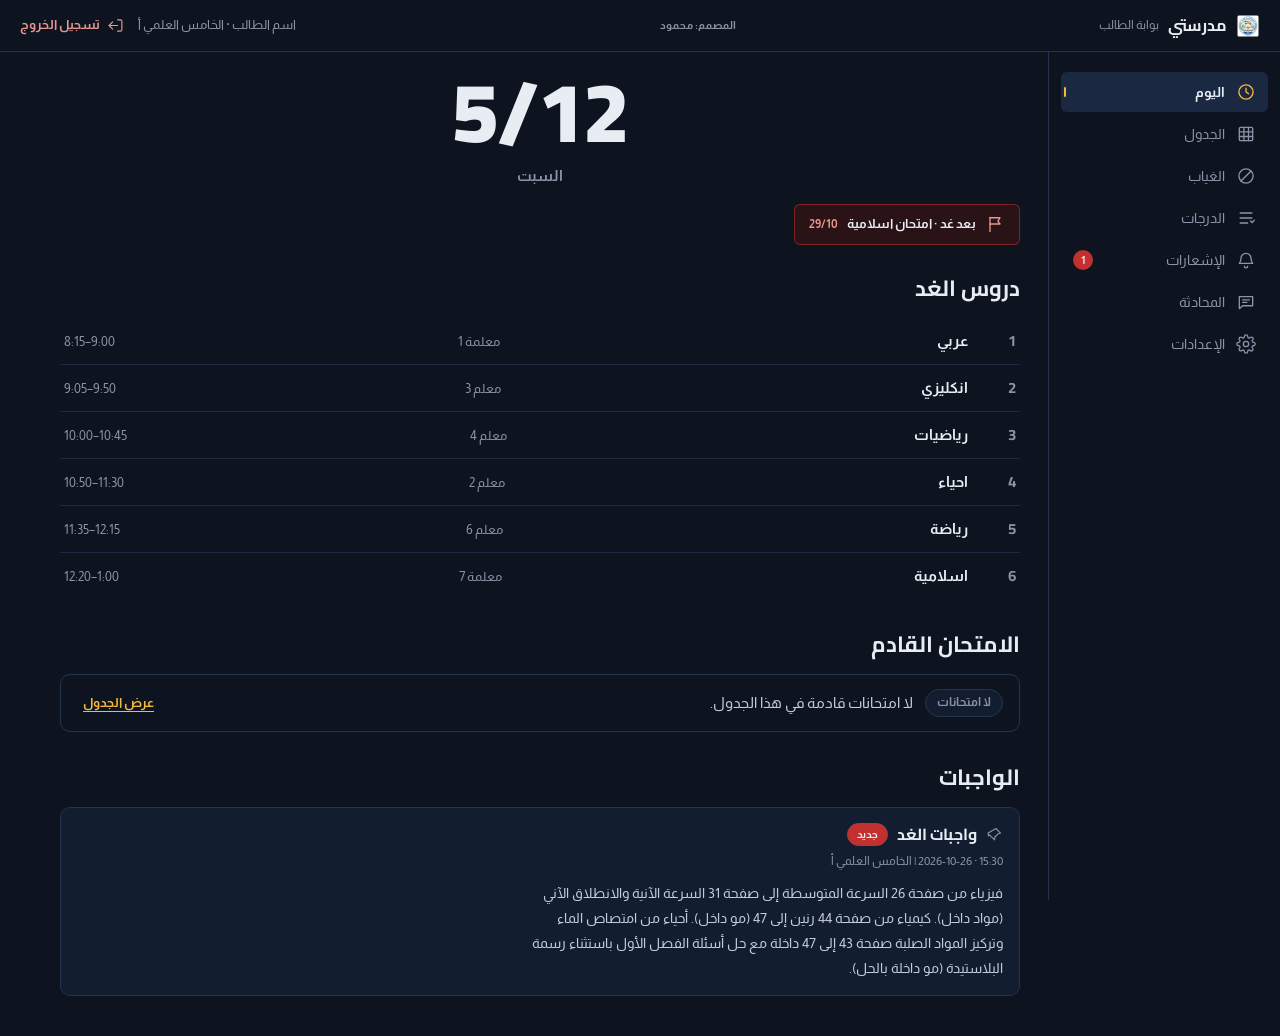
<file: index.html>
<!DOCTYPE html>
<html lang="ar" dir="rtl">
<head>
    <meta charset="UTF-8">
    <meta name="viewport" content="width=device-width, initial-scale=1.0, viewport-fit=cover">
    <meta name="theme-color" content="#0D1420">
    <title>بوابة الطالب — مدرستي</title>

    <!-- PWA -->
    <meta name="mobile-web-app-capable" content="yes">
    <meta name="apple-mobile-web-app-capable" content="yes">
    <meta name="apple-mobile-web-app-status-bar-style" content="black-translucent">
    <meta name="apple-mobile-web-app-title" content="مدرستي">
    <link rel="icon" type="image/png" sizes="32x32" href="./images/icon-32.png">
    <link rel="apple-touch-icon" href="./images/icon-192.png">
    <link rel="manifest" href="./manifest.webmanifest">

    <!-- Type: Cairo (display) + Almarai (UI) -->
    <link rel="preconnect" href="https://fonts.googleapis.com">
    <link rel="preconnect" href="https://fonts.gstatic.com" crossorigin>
    <link href="https://fonts.googleapis.com/css2?family=Almarai:wght@400;700&family=Cairo:wght@700;900&display=swap" rel="stylesheet">

    <link rel="stylesheet" href="./css/app.css">
</head>
<body>

    <!-- Icon system: one stroke weight, 24 grid -->
    <svg xmlns="http://www.w3.org/2000/svg" style="display:none" aria-hidden="true">
        <symbol id="i-clock" viewBox="0 0 24 24"><circle cx="12" cy="12" r="8.5"/><path d="M12 7.5V12l3 2"/></symbol>
        <symbol id="i-grid" viewBox="0 0 24 24"><rect x="4" y="4" width="16" height="16" rx="1.5"/><path d="M4 9.5h16M4 15h16M9.5 4v16M15 4v16"/></symbol>
        <symbol id="i-absence" viewBox="0 0 24 24"><circle cx="12" cy="12" r="8.5"/><path d="M6 18 18 6"/></symbol>
        <symbol id="i-grades" viewBox="0 0 24 24"><path d="M5 6h14M5 12h14M5 18h9"/><path d="m17.5 15.5 2 2 2.5-3"/></symbol>
        <symbol id="i-bell" viewBox="0 0 24 24"><path d="M6 10a6 6 0 0 1 12 0c0 4 1.5 5.5 2 6H4c.5-.5 2-2 2-6Z"/><path d="M10 19.5a2 2 0 0 0 4 0"/></symbol>
        <symbol id="i-chat" viewBox="0 0 24 24"><path d="M4 5.5h16v11H8l-4 3.5v-14.5Z"/><path d="M8 9.5h8M8 12.5h5"/></symbol>
        <symbol id="i-gear" viewBox="0 0 24 24"><circle cx="12" cy="12" r="3.2"/><path d="M19.4 15a1.7 1.7 0 0 0 .34 1.87l.06.06a2 2 0 1 1-2.83 2.83l-.06-.06a1.7 1.7 0 0 0-1.87-.34 1.7 1.7 0 0 0-1 1.55V21a2 2 0 1 1-4 0v-.09a1.7 1.7 0 0 0-1-1.55 1.7 1.7 0 0 0-1.87.34l-.06.06a2 2 0 1 1-2.83-2.83l.06-.06a1.7 1.7 0 0 0 .34-1.87 1.7 1.7 0 0 0-1.55-1H3a2 2 0 1 1 0-4h.09a1.7 1.7 0 0 0 1.55-1 1.7 1.7 0 0 0-.34-1.87l-.06-.06a2 2 0 1 1 2.83-2.83l.06.06a1.7 1.7 0 0 0 1.87.34h.09a1.7 1.7 0 0 0 1-1.55V3a2 2 0 1 1 4 0v.09a1.7 1.7 0 0 0 1 1.55h.09a1.7 1.7 0 0 0 1.87-.34l.06-.06a2 2 0 1 1 2.83 2.83l-.06.06a1.7 1.7 0 0 0-.34 1.87v.09a1.7 1.7 0 0 0 1.55 1H21a2 2 0 1 1 0 4h-.09a1.7 1.7 0 0 0-1.51 1Z"/></symbol>
        <symbol id="i-pin" viewBox="0 0 24 24"><path d="M14 3.5 20.5 10 17 11l-4.5 4.5L12 19.5 9.5 17 5 12.5 3.5 14 3 10Z"/></symbol>
        <symbol id="i-flag" viewBox="0 0 24 24"><path d="M6 21V4"/><path d="M6 4.5h12l-2.5 4L18 12H6"/></symbol>
        <symbol id="i-close" viewBox="0 0 24 24"><path d="M6 6l12 12M18 6 6 18"/></symbol>
        <symbol id="i-send" viewBox="0 0 24 24"><path d="M20 4 10.5 13.5M20 4l-6 16-3.5-7L4 9.5 20 4Z"/></symbol>
        <symbol id="i-image" viewBox="0 0 24 24"><rect x="4" y="6" width="16" height="12" rx="2.5"/><circle cx="9" cy="10.8" r="1.6"/><path d="m5.5 16.5 4-3.5 3 2.5 2.5-2 3.5 3"/></symbol>
        <symbol id="i-exit" viewBox="0 0 24 24"><path d="M15 20h4a2 2 0 0 0 2-2V6a2 2 0 0 0-2-2h-4"/><path d="M8 7 3 12l5 5"/><path d="M3 12h12"/></symbol>
        <symbol id="i-list" viewBox="0 0 24 24"><path d="M8 6.5h12M8 12h12M8 17.5h12"/><path d="M4 6.5h.5M4 12h.5M4 17.5h.5"/></symbol>
    </svg>

    <a class="skip-link" href="#main">تخطي إلى المحتوى</a>

    <header class="topbar">
        <div class="topbar-brand">
            <img src="./images/icon-32.png" alt="" width="24" height="24">
            <strong>مدرستي</strong>
            <span>بوابة الطالب</span>
        </div>
        <div class="topbar-credit">المصمم: محمود</div>
        <div class="topbar-user">
            <span>اسم الطالب · الخامس العلمي أ</span>
            <a href="#" id="logout-link" class="topbar-logout">
                <svg class="ic"><use href="#i-exit"/></svg>
                <span>تسجيل الخروج</span>
            </a>
        </div>
    </header>

    <div class="shell">
        <!-- Desktop navigation rail -->
        <nav class="rail" aria-label="لوحات البوابة">
            <button class="rail-item is-active" data-goto="panel-today">
                <svg class="ic"><use href="#i-clock"/></svg><span>اليوم</span>
            </button>
            <button class="rail-item" data-goto="panel-schedule">
                <svg class="ic"><use href="#i-grid"/></svg><span>الجدول</span>
            </button>
            <button class="rail-item" data-goto="panel-absence">
                <svg class="ic"><use href="#i-absence"/></svg><span>الغياب</span>
            </button>
            <button class="rail-item" data-goto="panel-grades">
                <svg class="ic"><use href="#i-grades"/></svg><span>الدرجات</span>
            </button>
            <button class="rail-item" data-goto="panel-notifications">
                <svg class="ic"><use href="#i-bell"/></svg><span>الإشعارات</span>
                <em class="count" data-unread-count aria-label="1 إشعار غير مقروء">1</em>
            </button>
            <button class="rail-item" data-goto="panel-chat">
                <svg class="ic"><use href="#i-chat"/></svg><span>المحادثة</span>
            </button>
            <button class="rail-item" data-goto="panel-settings">
                <svg class="ic"><use href="#i-gear"/></svg><span>الإعدادات</span>
            </button>
        </nav>

        <main class="stage" id="main">
          <!-- Signature zone: the day, told by its head — the number and the exam flag -->
          <header class="academic-header" id="academic-header">
              <section class="dayhead" aria-label="حالة اليوم">
                  <div class="dayhead-date">
                      <span class="date-num">27/10</span>
                      <span class="date-meta">الثلاثاء</span>
                  </div>
              </section>
              <!-- Exam flag: the day's attention line (ruler band removed, live a8680017) -->
              <div class="ruler-flag ruler-flag-compact" data-goto="panel-schedule" data-subtab="exams" role="button" tabindex="0" aria-label="بعد غد امتحان اسلامية 29/10">
                  <svg class="ic"><use href="#i-flag"/></svg>
                  <span class="ruler-flag-text">بعد غد · امتحان اسلامية</span>
                  <span class="ruler-flag-date" dir="ltr">29/10</span>
              </div>
          </header>

          <div class="panels-viewport" id="panels-viewport">
          <!-- ===== Panel: today ===== -->
          <section class="panel is-active" id="panel-today">
              <h2>دروس الأحد</h2>
              <div class="classlist">
                  <div class="crow"><span class="c-no">1</span><span class="c-subject">عربي</span><span class="c-teacher">معلمة 1</span><span class="c-time" dir="ltr">8:15–9:00</span></div>
                  <div class="crow"><span class="c-no">2</span><span class="c-subject">انكليزي</span><span class="c-teacher">معلم 3</span><span class="c-time" dir="ltr">9:05–9:50</span></div>
                  <div class="crow"><span class="c-no">3</span><span class="c-subject">رياضيات</span><span class="c-teacher">معلم 4</span><span class="c-time" dir="ltr">10:00–10:45</span></div>
                  <div class="crow"><span class="c-no">4</span><span class="c-subject">احياء</span><span class="c-teacher">معلم 2</span><span class="c-time" dir="ltr">10:50–11:30</span></div>
                  <div class="crow"><span class="c-no">5</span><span class="c-subject">رياضة</span><span class="c-teacher">معلم 6</span><span class="c-time" dir="ltr">11:35–12:15</span></div>
                  <div class="crow"><span class="c-no">6</span><span class="c-subject">اسلامية</span><span class="c-teacher">معلمة 7</span><span class="c-time" dir="ltr">12:20–1:00</span></div>
              </div>
              <h2>الامتحان القادم</h2>
              <div class="examline">
                  <span class="chip chip-red">بعد غد</span>
                  <span class="examline-text">اسلامية الوحدة الأولى · الخميس 29/10 · امتحان الشهر الأول</span>
                  <button type="button" class="linkbtn" data-goto="panel-schedule" data-subtab="exams">عرض الجدول</button>
              </div>
              <h2>الواجبات</h2>
              <article class="note is-pinned is-unread">
                  <div class="note-head">
                      <svg class="ic"><use href="#i-pin"/></svg>
                      <span class="note-title">واجبات الغد</span>
                      <em class="chip chip-red chip-sm">جديد</em>
                  </div>
                  <div class="note-meta"><span dir="ltr">2026-10-26 · 15:30</span> | الخامس العلمي أ</div>
                  <p class="note-body">فيزياء من صفحة 26 السرعة المتوسطة إلى صفحة 31 السرعة الآنية والانطلاق الآني (مواد داخل). كيمياء من صفحة 44 رنين إلى 47 (مو داخل). أحياء من امتصاص الماء وتركيز المواد الصلبة صفحة 43 إلى 47 داخلة مع حل أسئلة الفصل الأول باستثناء رسمة البلاستيدة (مو داخلة بالحل).</p>
              </article>
          </section>
          <!-- ===== Panel: schedule ===== -->
          <section class="panel" id="panel-schedule" hidden>
              <div class="subtabs" role="tablist" aria-label="أقسام الجدول">
                  <button type="button" class="subtab is-active" data-subtab="weekly" role="tab" id="subtab-weekly" aria-selected="true">جدول الدروس</button>
                  <button type="button" class="subtab" data-subtab="exams" role="tab" id="subtab-exams" aria-selected="false" tabindex="-1">الامتحانات</button>
              </div>
              <div class="subview is-active" id="subview-weekly">
                  <h2>الجدول</h2>
                  <div class="gridtable-wrap">
                      <table class="gridtable">
                          <thead>
                              <tr>
                                  <th class="col-period">الدرس</th>
                                  <th>الأحد</th><th>الإثنين</th><th>الثلاثاء</th><th>الأربعاء</th><th>الخميس</th>
                              </tr>
                          </thead>
                          <tbody>
                              <tr><th class="col-period"><span>1</span><small dir="ltr">8:15–9:00</small></th>
                                  <td><strong>عربي</strong><small>معلمة 1</small></td>
                                  <td><strong>احياء</strong><small>معلم 2</small></td>
                                  <td><strong>انكليزي</strong><small>معلم 3</small></td>
                                  <td><strong>رياضيات</strong><small>معلم 4</small></td>
                                  <td><strong>فنية</strong></td>
                              </tr>
                              <tr><th class="col-period"><span>2</span><small dir="ltr">9:05–9:50</small></th>
                                  <td><strong>انكليزي</strong><small>معلم 3</small></td>
                                  <td><strong>فيزياء</strong><small>معلم 5</small></td>
                                  <td><strong>رياضة</strong><small>معلم 6</small></td>
                                  <td><strong>احياء</strong><small>معلم 2</small></td>
                                  <td><strong>اسلامية</strong><small>معلمة 7</small></td>
                              </tr>
                              <tr><th class="col-period"><span>3</span><small dir="ltr">10:00–10:45</small></th>
                                  <td><strong>رياضيات</strong><small>معلم 4</small></td>
                                  <td><strong>عربي</strong><small>معلمة 1</small></td>
                                  <td><strong>فيزياء</strong><small>معلم 5</small></td>
                                  <td><strong>عربي</strong><small>معلمة 1</small></td>
                                  <td><strong>انكليزي</strong><small>معلم 3</small></td>
                              </tr>
                              <tr><th class="col-period"><span>4</span><small dir="ltr">10:50–11:30</small></th>
                                  <td><strong>احياء</strong><small>معلم 2</small></td>
                                  <td><strong>رياضيات</strong><small>معلم 4</small></td>
                                  <td><strong>رياضيات</strong><small>معلم 4</small></td>
                                  <td><strong>فيزياء</strong><small>معلم 5</small></td>
                                  <td><strong>رياضيات</strong><small>معلم 4</small></td>
                              </tr>
                              <tr><th class="col-period"><span>5</span><small dir="ltr">11:35–12:15</small></th>
                                  <td><strong>رياضة</strong><small>معلم 6</small></td>
                                  <td><strong>حاسوب</strong><small>معلم 8</small></td>
                                  <td><strong>كيمياء</strong><small>معلم 9</small></td>
                                  <td><strong>انكليزي</strong><small>معلم 3</small></td>
                                  <td><strong>كيمياء</strong><small>معلم 9</small></td>
                              </tr>
                              <tr><th class="col-period"><span>6</span><small dir="ltr">12:20–1:00</small></th>
                                  <td><strong>اسلامية</strong><small>معلمة 7</small></td>
                                  <td><strong>انكليزي</strong><small>معلم 3</small></td>
                                  <td><strong>حاسوب</strong><small>معلم 8</small></td>
                                  <td><strong>كيمياء</strong><small>معلم 9</small></td>
                                  <td><strong>عربي</strong><small>معلمة 1</small></td>
                              </tr>
                          </tbody>
                      </table>
                  </div>
              </div>
              <div class="subview" id="subview-exams" hidden>
                  <h2>امتحان الشهر الأول</h2>
                  <div class="exam-summary"><span class="chip">المواد: 1</span><span class="chip chip-red">القادم: اسلامية الوحدة الأولى · 29/10</span></div>
                  <table class="examtable">
                      <thead><tr><th>المادة</th><th>التاريخ</th><th>الحالة</th></tr></thead>
                      <tbody>
                          <tr class="is-upcoming">
                              <td>اسلامية الوحدة الأولى</td>
                              <td><span>الخميس</span> <span dir="ltr">29/10/2026</span></td>
                              <td><span class="chip chip-red">بعد غد</span></td>
                          </tr>
                      </tbody>
                  </table>
              </div>
          </section>
          <!-- ===== Panel: absence ===== -->
          <section class="panel" id="panel-absence" hidden>
              <h2>ملخص الغياب</h2>
              <dl class="statline">
                  <div><dt>أيام الغياب</dt><dd><span class="dot dot-red"></span>1</dd></div>
                  <div><dt>دروس متفرقة</dt><dd><span class="dot dot-red"></span>1</dd></div>
                  <div><dt>الإجازات (أيام، دروس)</dt><dd><span class="dot dot-muted"></span>لا يوجد</dd></div>
                  <div><dt>دروس إذن</dt><dd><span class="dot dot-muted"></span>0</dd></div>
              </dl>
              <h3>سجل الغياب · أكتوبر 2026 <span class="total-chip">يومين</span></h3>
              <section class="dayblock" aria-label="الأربعاء 21 أكتوبر 2026">
                  <div class="dayblock-head">
                      <span class="dayblock-date"><strong>الأربعاء</strong> 21 أكتوبر 2026</span>
                      <span class="chip chip-red">غياب كامل</span>
                  </div>
                  <div class="periodlist">
                      <div class="prow"><span>الدرس 1</span><span class="p-subject">رياضيات</span><span class="p-teacher">معلم 4</span><span class="p-time" dir="ltr">8:15–9:00</span><span class="p-state">غائب</span></div>
                      <div class="prow"><span>الدرس 2</span><span class="p-subject">احياء</span><span class="p-teacher">معلم 2</span><span class="p-time" dir="ltr">9:05–9:50</span><span class="p-state">غائب</span></div>
                      <div class="prow"><span>الدرس 3</span><span class="p-subject">عربي</span><span class="p-teacher">معلمة 1</span><span class="p-time" dir="ltr">10:00–10:45</span><span class="p-state">غائب</span></div>
                      <div class="prow"><span>الدرس 4</span><span class="p-subject">فيزياء</span><span class="p-teacher">معلم 5</span><span class="p-time" dir="ltr">10:50–11:30</span><span class="p-state">غائب</span></div>
                      <div class="prow"><span>الدرس 5</span><span class="p-subject">انكليزي</span><span class="p-teacher">معلم 3</span><span class="p-time" dir="ltr">11:35–12:15</span><span class="p-state">غائب</span></div>
                      <div class="prow"><span>الدرس 6</span><span class="p-subject">كيمياء</span><span class="p-teacher">معلم 9</span><span class="p-time" dir="ltr">12:20–1:00</span><span class="p-state">غائب</span></div>
                  </div>
              </section>
              <section class="dayblock" aria-label="الثلاثاء 13 أكتوبر 2026">
                  <div class="dayblock-head">
                      <span class="dayblock-date"><strong>الثلاثاء</strong> 13 أكتوبر 2026</span>
                      <span class="chip chip-red">غياب جزئي</span>
                  </div>
                  <div class="periodlist">
                      <div class="prow"><span>الدرس 3</span><span class="p-subject">فيزياء</span><span class="p-teacher">معلم 5</span><span class="p-time" dir="ltr">10:00–10:45</span><span class="p-state">غائب</span></div>
                  </div>
              </section>
          </section>
          <!-- ===== Panel: grades ===== -->
          <section class="panel" id="panel-grades" hidden>
              <h2>الدرجات المعلنة</h2>
              <div class="empty">
                  <svg class="ic ic-lg"><use href="#i-list"/></svg>
                  <p>لا توجد درجات معلنة حاليًا.</p>
                  <p class="empty-sub">تظهر نتائج الامتحانات والاختبارات هنا فور إعلانها من المدرسة.</p>
              </div>
          </section>
          <!-- ===== Panel: notifications ===== -->
          <section class="panel" id="panel-notifications" hidden>
              <div class="panel-head">
                  <h2>الإشعارات</h2>
                  <button type="button" class="btn btn-ghost" id="mark-all-read" data-action="mark-read">تحديد الكل كمقروء</button>
              </div>
              <article class="note is-pinned is-unread" data-nid="279">
                  <div class="note-head">
                      <svg class="ic"><use href="#i-pin"/></svg>
                      <span class="note-title">واجبات الغد</span>
                      <em class="chip chip-red chip-sm">جديد</em>
                  </div>
                  <div class="note-meta"><span dir="ltr">2026-10-26 · 15:30</span> | الخامس العلمي أ</div>
                  <p class="note-body">فيزياء من صفحة 26 السرعة المتوسطة إلى صفحة 31 السرعة الآنية والانطلاق الآني (مواد داخل). كيمياء من صفحة 44 رنين إلى 47 (مو داخل). أحياء من امتصاص الماء وتركيز المواد الصلبة صفحة 43 إلى 47 داخلة مع حل أسئلة الفصل الأول باستثناء رسمة البلاستيدة (مو داخلة بالحل).</p>
              </article>
          </section>
          <!-- ===== Panel: chat ===== -->
          <section class="panel" id="panel-chat" hidden>
              <div class="panel-head">
                  <h2>محادثة مباشرة مع الإدارة</h2>
                  <span class="chip">نسخة ثابتة</span>
              </div>
              <div class="chat">
                  <div class="chat-messages" aria-label="رسائل المحادثة">
                      <div class="chat-day">2026-10-27</div>
                      <div class="msg mine">
                          <img class="msg-img" src="./images/logo.png" alt="صورة أُرسلت" width="787" height="456" loading="lazy">
                          <p>اني حاطيلي غياب يوم الثلاثاء بدرس الفيزياء واني ولا مره غايب بدرس الفيزياء</p>
                          <span class="msg-meta">16:06 · تم التسليم</span>
                      </div>
                      <div class="msg mine"><p>شنو المشكله ؟</p><span class="msg-meta">16:07 · تم التسليم</span></div>
                      <div class="msg theirs"><p>نشوفها ان شاء الله باجر</p><span class="msg-meta">17:14</span></div>
                  </div>
                  <form class="chat-compose" onsubmit="return false">
                      <label class="visually-hidden" for="chat-input">اكتب رسالتك</label>
                      <textarea id="chat-input" rows="1" placeholder="اكتب رسالتك…" maxlength="4000" disabled></textarea>
                      <span class="chat-tools">
                          <button type="button" class="chat-attach" aria-label="إرفاق صورة" disabled><svg class="ic"><use href="#i-image"/></svg></button>
                          <button type="submit" class="chat-send" aria-label="إرسال" disabled><svg class="ic"><use href="#i-send"/></svg></button>
                      </span>
                  </form>
                  <p class="chat-note">النسخة الثابتة لا ترسل رسائل، والمحادثة مع الإدارة تعمل عبر خادم مدرستي فقط. المتبقي اليوم: 3 من 5.</p>
              </div>
          </section>
          <!-- ===== Panel: settings ===== -->
          <section class="panel" id="panel-settings" hidden>
              <h2>المظهر</h2>
              <div class="theme-cards-grid">
                  <button type="button" class="theme-card is-active" data-theme-val="dark" aria-pressed="true">
                      <div class="theme-card-main">
                          <span class="theme-card-icon is-moon">
                              <svg class="ic" viewBox="0 0 24 24"><path d="M12 3a6 6 0 0 0 9 9 9 9 0 1 1-9-9Z"/></svg>
                          </span>
                          <strong class="theme-card-title">الوضع الداكن</strong>
                      </div>
                      <span class="theme-card-indicator">
                          <span class="indicator-dot"></span>
                      </span>
                  </button>

                  <button type="button" class="theme-card" data-theme-val="light" aria-pressed="false">
                      <div class="theme-card-main">
                          <span class="theme-card-icon is-sun">
                              <svg class="ic" viewBox="0 0 24 24"><circle cx="12" cy="12" r="4"/><path d="M12 2v2M12 20v2M4.93 4.93l1.41 1.41M17.66 17.66l1.41 1.41M2 12h2M20 12h2M6.34 17.66l-1.41 1.41M19.07 4.93l-1.41 1.41"/></svg>
                          </span>
                          <strong class="theme-card-title">الوضع الفاتح</strong>
                      </div>
                      <span class="theme-card-indicator">
                          <span class="indicator-dot"></span>
                      </span>
                  </button>
              </div>
              <h2>قنوات الإشعارات</h2>
              <div class="setting">
                  <div class="setting-head"><strong>إشعارات الهاتف (Web Push)</strong><span class="chip chip-muted">لم تفعّل</span></div>
                  <p class="setting-text">فعّلها ليصلك كل جديد فورًا على جهازك، وتبقى كل الإشعارات متاحة هنا داخل الموقع في أي حال.</p>
                  <button type="button" class="btn btn-primary" data-static="التفعيل يتم عبر الخادم الأصلي؛ غير متاح في هذه النسخة الثابتة.">تفعيل إشعارات الهاتف</button>
              </div>
              <div class="setting">
                  <div class="setting-head"><strong>إشعارات تيليجرام</strong><span class="chip chip-green">مفعّلة</span></div>
                  <button type="button" class="btn btn-ghost" data-static="إلغاء الربط يتم عبر الخادم الأصلي؛ غير متاح في هذه النسخة الثابتة.">إلغاء الربط</button>
              </div>
              <h2>بيانات الحساب</h2>
              <dl class="info-list">
                  <div><dt>الاسم</dt><dd>اسم الطالب</dd></div>
                  <div><dt>اسم المستخدم</dt><dd dir="ltr">student.demo</dd></div>
                  <div><dt>الصف</dt><dd>الخامس العلمي أ</dd></div>
              </dl>
          </section>
          </div>
        </main>
    </div>

    <!-- Mobile bottom navigation -->
        <nav class="bottomnav" aria-label="التنقل السفلي">
            <button class="bn-item is-active" data-goto="panel-today"><svg class="ic"><use href="#i-clock"/></svg><span>اليوم</span></button>
            <button class="bn-item" data-goto="panel-schedule"><svg class="ic"><use href="#i-grid"/></svg><span>الجدول</span></button>
            <button class="bn-item" data-goto="panel-absence"><svg class="ic"><use href="#i-absence"/></svg><span>الغياب</span></button>
            <button class="bn-item" data-goto="panel-grades"><svg class="ic"><use href="#i-grades"/></svg><span>الدرجات</span></button>
            <button class="bn-item" data-goto="panel-notifications"><svg class="ic"><use href="#i-bell"/></svg><span>الإشعارات</span><em class="count" data-unread-count aria-label="1 إشعار غير مقروء">1</em></button>
            <button class="bn-item" data-goto="panel-chat"><svg class="ic"><use href="#i-chat"/></svg><span>المحادثة</span></button>
            <button class="bn-item" data-goto="panel-settings"><svg class="ic"><use href="#i-gear"/></svg><span>الإعدادات</span></button>
        </nav>

    <!-- Toasts -->
    <div class="toasts" aria-live="polite" id="toasts"></div>

    <!-- Lightbox -->
    <div class="lightbox" id="lightbox" role="dialog" aria-modal="true" aria-label="عرض الصورة بالحجم الكامل" tabindex="-1" hidden>
        <button type="button" class="lightbox-close" id="lightbox-close" aria-label="إغلاق"><svg class="ic"><use href="#i-close"/></svg></button>
        <img id="lightbox-img" src="[data-uri]" alt="صورة بالحجم الكامل">
    </div>

    <script src="./js/app.js"></script>
    <script>
        // تسجيل Service Worker: تخزين مؤقت للتثبيت والعمل دون انترنت.
        if ("serviceWorker" in navigator) {
            window.addEventListener("load", function () {
                navigator.serviceWorker.register("./sw.js").catch(function () { /* بلا SW تعمل الصفحة كالمعتاد */ });
            });
        }
    </script>
</body></html>
</file>
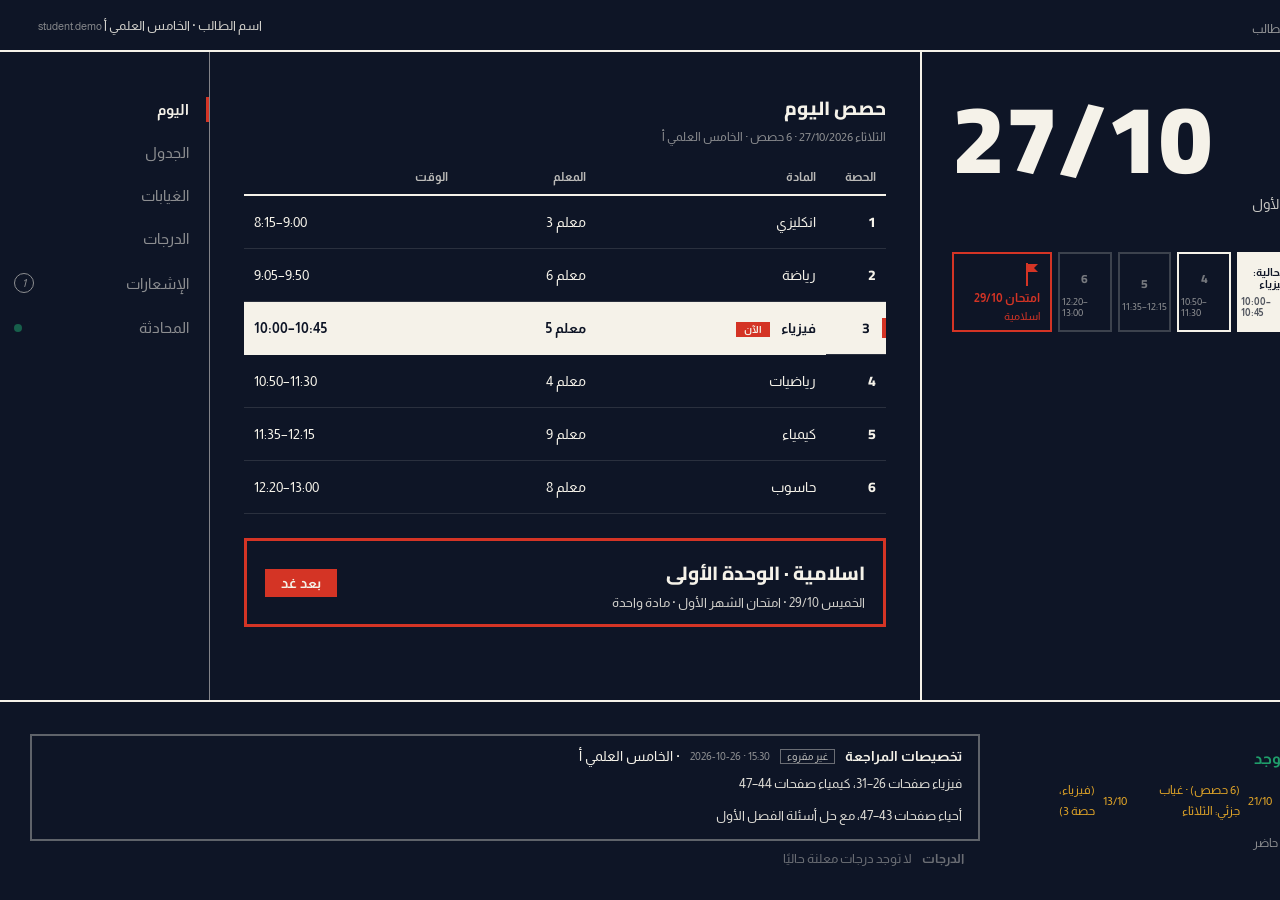
<file: .impeccable/mocks/decision/assigned.html>
<!DOCTYPE html>
<html lang="ar" dir="rtl">
<head>
<meta charset="utf-8">
<title>مدرستي · بوابة الطالب</title>
<link href="https://fonts.googleapis.com/css2?family=Almarai:wght@400;700&family=Cairo:wght@800;900&display=swap" rel="stylesheet">
<style>
:root{--ink:#0E1526;--paper:#F5F2E9;--red:#D43425;--green:#1F9D6A;--amber:#E0A428}
*{box-sizing:border-box}
body{margin:0;width:1440px;height:900px;overflow:hidden;background:#0E1526}
#app{width:1440px;height:900px;display:flex;flex-direction:column;color:var(--paper);font-family:Almarai,system-ui,sans-serif;font-size:14px;font-variant-numeric:tabular-nums}
.ltr{direction:ltr;unicode-bidi:isolate}
header{flex:0 0 52px;display:flex;align-items:center;justify-content:space-between;padding:0 30px;border-bottom:2px solid var(--paper)}
.brand{display:flex;align-items:baseline;gap:12px}
.brand b{font-family:Cairo;font-weight:800;font-size:22px;letter-spacing:.5px}
.brand small{font-size:12px;opacity:.6}
.who{font-size:13px;opacity:.85}
.who .ltr{font-size:11px;opacity:.6;margin-inline-start:8px}
main{flex:1;display:flex;min-height:0}
.zone{flex:0 0 520px;padding:38px 30px 0;border-inline-end:2px solid var(--paper)}
.date{font-family:Cairo;font-weight:900;font-size:96px;line-height:1}
.dateline{margin-top:10px;font-size:14px;opacity:.8}
.ruler{margin-top:40px;display:flex;gap:6px;align-items:stretch}
.cell{flex:1;min-width:0;border:2px solid rgba(245,242,233,.2);display:flex;flex-direction:column;align-items:center;justify-content:center;gap:6px;padding:8px 2px}
.cell .n{font-family:Cairo;font-weight:800;font-size:12px;opacity:.45}
.cell .t{font-size:10px;opacity:.55}
.cell.done{border-color:transparent;background:rgba(245,242,233,.07)}
.cell.done .n,.cell.done .t{opacity:.35}
.cell.next{border:2px solid var(--paper)}
.cell.up{border-color:rgba(245,242,233,.2)}
.cell.now{background:var(--paper);border:2px solid var(--paper);color:var(--ink)}
.cell.now .lbl{font-size:11px;font-weight:700}
.cell.now .t{opacity:.7;font-weight:700}
.flag{flex:0 0 100px;border:2px solid var(--red);display:flex;flex-direction:column;justify-content:center;gap:5px;padding:8px 10px;color:var(--red)}
.flag .fl{font-size:12px;font-weight:700}
.flag .fs{font-size:11px}
.work{flex:1;min-width:0;padding:38px 34px;display:flex;flex-direction:column}
h2{font-family:Cairo;font-weight:800;font-size:19px;margin:0}
.sub{font-size:12px;opacity:.55;margin:4px 0 16px}
table{width:100%;border-collapse:collapse}
thead th{text-align:start;font-size:12px;font-weight:700;padding:10px;border-bottom:2px solid var(--paper);opacity:.75}
tbody td{padding:13px 10px;border-bottom:1px solid rgba(245,242,233,.12)}
tbody td:first-child{font-family:Cairo;font-weight:800;width:60px}
tr.now td{background:var(--paper);color:var(--ink);font-weight:700}
tr.now td:first-child{position:relative;padding-inline-start:16px}
tr.now td:first-child::before{content:"";position:absolute;top:50%;inset-inline-start:0;width:4px;height:20px;transform:translateY(-50%);background:var(--red)}
.chip-now{display:inline-block;margin-inline-start:8px;background:var(--red);color:var(--paper);font-size:10px;font-weight:700;padding:2px 8px}
.exam{margin-top:24px;border:3px solid var(--red);padding:14px 18px;display:flex;align-items:center;justify-content:space-between;gap:16px}
.esubj{font-family:Cairo;font-weight:800;font-size:19px;display:block}
.emeta{font-size:13px;opacity:.85;display:block;margin-top:4px}
.chip{flex:0 0 auto;background:var(--red);color:var(--paper);font-size:14px;font-weight:700;padding:6px 16px}
.rail{flex:0 0 210px;border-inline-start:1px solid rgba(245,242,233,.5);padding:38px 0}
.nav{display:flex;align-items:center;justify-content:space-between;gap:10px;padding:11px 20px 11px 14px;font-size:15px;opacity:.55;position:relative;margin-bottom:4px}
.nav.active{opacity:1;font-weight:700}
.nav.active::after{content:"";position:absolute;top:7px;bottom:7px;inset-inline-start:0;width:3px;background:var(--red)}
.cnt{width:20px;height:20px;border:1.5px solid var(--paper);border-radius:50%;font-size:11px;display:flex;align-items:center;justify-content:center}
.dot{width:8px;height:8px;border-radius:50%;background:var(--green)}
footer{flex:0 0 200px;border-top:2px solid var(--paper);display:flex}
.attend{flex:0 0 430px;padding:0 30px;display:flex;flex-direction:column;justify-content:center;gap:12px}
.aline{display:flex;align-items:center;gap:10px;color:var(--green);font-weight:700;font-size:16px}
.asub{font-size:12px;color:var(--amber);display:flex;gap:8px;align-items:center;line-height:1.7}
.asub::before{content:"";flex:0 0 8px;width:8px;height:8px;background:var(--amber)}
.asub.dim{color:rgba(245,242,233,.55)}
.asub.dim::before{display:none}
.notes{flex:1;padding:0 30px;display:flex;flex-direction:column;justify-content:center;gap:8px}
.note.open{border:2px solid rgba(245,242,233,.35);padding:12px 16px}
.nhead{display:flex;align-items:center;gap:10px}
.nhead b{font-size:14px}
.tag{border:1px solid rgba(245,242,233,.5);font-size:10px;font-style:normal;padding:1px 6px;opacity:.8}
.nmeta{font-size:11px;opacity:.55}
.nbody{margin:8px 0 0;font-size:13px;line-height:1.8;opacity:.9}
.note.dimmed{display:flex;align-items:center;gap:10px;opacity:.4;padding:2px 16px;font-size:13px}
</style>
</head>
<body>
<div id="app">
  <header>
    <div class="brand"><b>مدرستي</b><small>بوابة الطالب</small></div>
    <div class="who">اسم الطالب · الخامس العلمي أ <span class="ltr">student.demo</span></div>
  </header>
  <main>
    <section class="zone">
      <div class="date ltr">27/10</div>
      <div class="dateline">الثلاثاء · امتحان الشهر الأول</div>
      <div class="ruler">
        <div class="cell done"><span class="n">1</span><span class="t ltr">8:15–9:00</span></div>
        <div class="cell done"><span class="n">2</span><span class="t ltr">9:05–9:50</span></div>
        <div class="cell now"><span class="lbl">الحالية: فيزياء</span><span class="t ltr">10:00–10:45</span></div>
        <div class="cell next"><span class="n">4</span><span class="t ltr">10:50–11:30</span></div>
        <div class="cell up"><span class="n">5</span><span class="t ltr">11:35–12:15</span></div>
        <div class="cell up"><span class="n">6</span><span class="t ltr">12:20–13:00</span></div>
        <div class="flag">
          <svg width="16" height="24" viewBox="0 0 16 24" aria-hidden="true"><path d="M3 1v23" stroke="#D43425" stroke-width="2"/><path d="M3 2h11l-4 4 4 4H3z" fill="#D43425"/></svg>
          <span class="fl">امتحان <span class="ltr">29/10</span></span>
          <span class="fs">اسلامية</span>
        </div>
      </div>
    </section>
    <section class="work">
      <h2>حصص اليوم</h2>
      <p class="sub">الثلاثاء <span class="ltr">27/10/2026</span> · 6 حصص · الخامس العلمي أ</p>
      <table>
        <thead><tr><th>الحصة</th><th>المادة</th><th>المعلم</th><th>الوقت</th></tr></thead>
        <tbody>
          <tr><td>1</td><td>انكليزي</td><td>معلم 3</td><td class="ltr">8:15–9:00</td></tr>
          <tr><td>2</td><td>رياضة</td><td>معلم 6</td><td class="ltr">9:05–9:50</td></tr>
          <tr class="now"><td>3</td><td>فيزياء <span class="chip-now">الآن</span></td><td>معلم 5</td><td class="ltr">10:00–10:45</td></tr>
          <tr><td>4</td><td>رياضيات</td><td>معلم 4</td><td class="ltr">10:50–11:30</td></tr>
          <tr><td>5</td><td>كيمياء</td><td>معلم 9</td><td class="ltr">11:35–12:15</td></tr>
          <tr><td>6</td><td>حاسوب</td><td>معلم 8</td><td class="ltr">12:20–13:00</td></tr>
        </tbody>
      </table>
      <div class="exam">
        <div><b class="esubj">اسلامية · الوحدة الأولى</b><span class="emeta">الخميس <span class="ltr">29/10</span> · امتحان الشهر الأول · مادة واحدة</span></div>
        <span class="chip">بعد غد</span>
      </div>
    </section>
    <aside class="rail">
      <nav>
        <span class="nav active">اليوم</span>
        <span class="nav">الجدول</span>
        <span class="nav">الغيابات</span>
        <span class="nav">الدرجات</span>
        <span class="nav">الإشعارات <i class="cnt">1</i></span>
        <span class="nav">المحادثة <i class="dot"></i></span>
      </nav>
    </aside>
  </main>
  <footer>
    <section class="attend">
      <div class="aline">
        <svg width="20" height="20" viewBox="0 0 20 20" aria-hidden="true"><circle cx="10" cy="10" r="9" fill="none" stroke="#1F9D6A" stroke-width="2"/><path d="m6 10.5 2.6 2.6L14 7" fill="none" stroke="#1F9D6A" stroke-width="2" stroke-linecap="round" stroke-linejoin="round"/></svg>
        غياب اليوم: لا يوجد
      </div>
      <div class="asub">أكتوبر 2026 · غياب كامل: الأربعاء <span class="ltr">21/10</span> (6 حصص) · غياب جزئي: الثلاثاء <span class="ltr">13/10</span> (فيزياء، حصة 3)</div>
      <div class="asub dim">الإجازات: 0 · الأعذار: 0 · اليوم: حاضر</div>
    </section>
    <section class="notes">
      <div class="note open">
        <div class="nhead"><b>تخصيصات المراجعة</b><i class="tag">غير مقروء</i><span class="nmeta ltr">2026-10-26 · 15:30</span> · الخامس العلمي أ</div>
        <p class="nbody">فيزياء صفحات 26–31، كيمياء صفحات 44–47</p>
        <p class="nbody">أحياء صفحات 43–47، مع حل أسئلة الفصل الأول</p>
      </div>
      <div class="note dimmed"><b>الدرجات</b><span>لا توجد درجات معلنة حاليًا</span></div>
    </section>
  </footer>
</div>
</body>
</html>
</file>
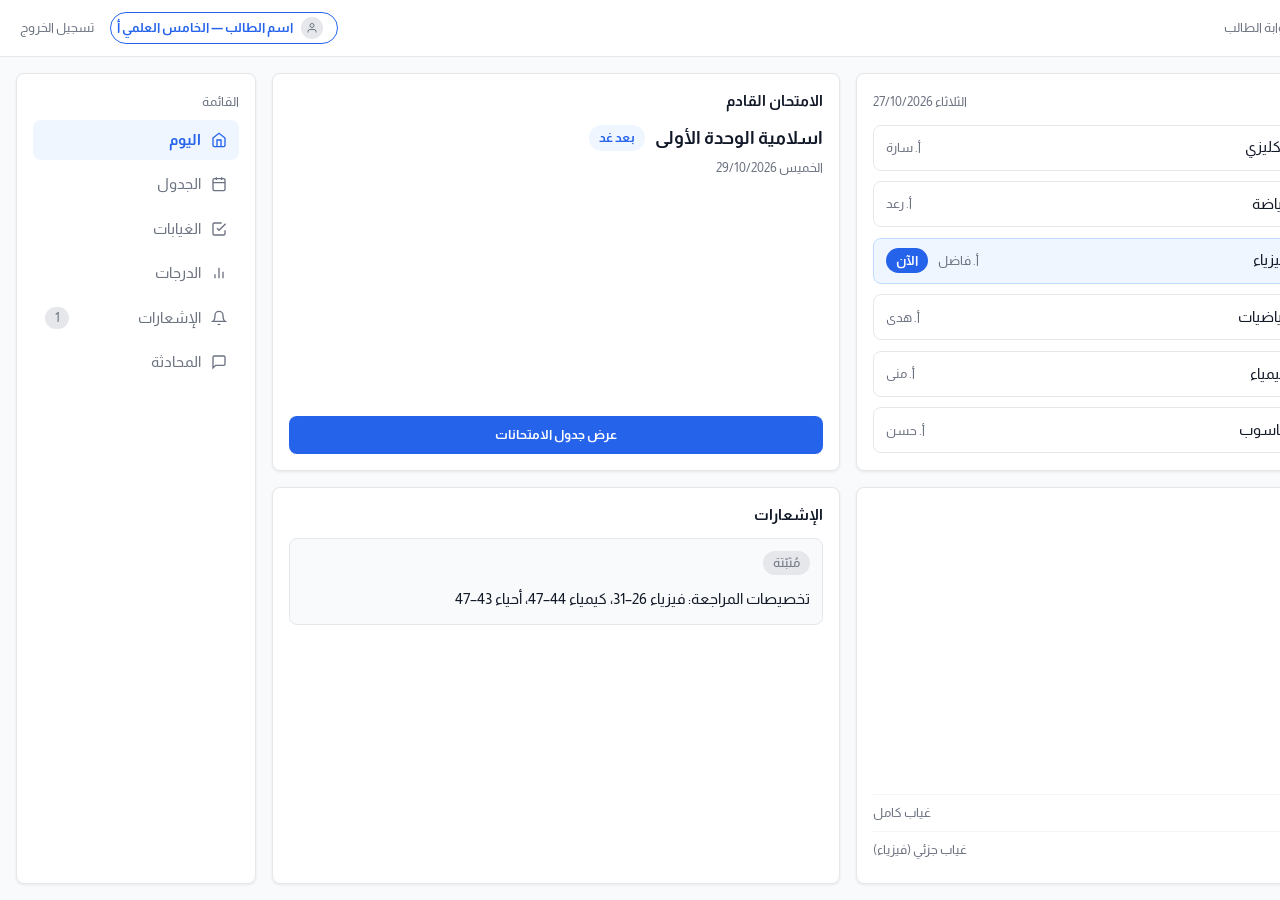
<file: .impeccable/mocks/decision/canon.html>
<!DOCTYPE html>
<html lang="ar" dir="rtl">
<head>
<meta charset="UTF-8">
<title>مدرستي — بوابة الطالب</title>
<link href="https://fonts.googleapis.com/css2?family=Almarai:wght@400;700&display=swap" rel="stylesheet">
<style>
*{box-sizing:border-box}
body{margin:0;width:1440px;height:900px;overflow:hidden;background:#F9FAFB;font-family:'Almarai',sans-serif;font-size:15px;line-height:1.5;color:#111827}
.frame{width:1440px;height:900px;display:flex;flex-direction:column}
/* الشريط العلوي */
.topbar{flex:0 0 57px;background:#fff;border-bottom:1px solid #E5E7EB;display:flex;align-items:center;justify-content:space-between;padding:0 20px}
.brand{display:flex;align-items:center;gap:10px}
.logo{width:30px;height:30px;border-radius:6px;background:#2563EB;color:#fff;display:flex;align-items:center;justify-content:center}
.brand-name{font-size:18px;font-weight:700}
.sep{font-size:15px;color:#E5E7EB}
.crumb{font-size:13px;color:#6B7280}
.top-actions{display:flex;align-items:center;gap:16px}
.student{display:flex;align-items:center;gap:8px;border:1px solid #2563EB;border-radius:999px;background:#fff;padding:4px 14px 4px 6px;font-size:13px;font-weight:700;color:#2563EB}
.avatar{flex:0 0 22px;width:22px;height:22px;border-radius:50%;background:#E5E7EB;color:#6B7280;display:flex;align-items:center;justify-content:center}
.logout{font-size:13px;color:#6B7280}
/* التخطيط */
.layout{flex:1;min-height:0;display:flex;gap:16px;padding:16px}
.main{flex:1;min-width:0;display:grid;grid-template-columns:1fr 1fr;grid-template-rows:1fr 1fr;gap:16px}
.sidebar{flex:0 0 240px;width:240px;background:#fff;border:1px solid #E5E7EB;border-radius:8px;box-shadow:0 1px 3px rgba(0,0,0,.08);padding:16px}
/* البطاقات */
.card{background:#fff;border:1px solid #E5E7EB;border-radius:8px;box-shadow:0 1px 3px rgba(0,0,0,.08);padding:16px;display:flex;flex-direction:column;min-height:0;overflow:hidden}
.card-head{display:flex;align-items:baseline;justify-content:space-between;margin-bottom:12px}
.card-head h2{margin:0;font-size:15px;font-weight:700}
.sub{font-size:13px;color:#6B7280}
/* حصص اليوم */
.periods{list-style:none;margin:0;padding:0;flex:1;display:flex;flex-direction:column;justify-content:space-between}
.pd{display:flex;align-items:center;gap:10px;height:46px;border:1px solid #E5E7EB;border-radius:8px;padding:0 12px}
.pd .t{flex:0 0 96px;width:96px;direction:ltr;font-size:13px;color:#6B7280}
.pd .s{flex:1}
.pd .g{font-size:13px;color:#6B7280}
.pd.now{background:#EFF6FF;border-color:#BFDBFE}
.now-tag{background:#2563EB;color:#fff;font-size:13px;font-weight:700;border-radius:999px;padding:3px 10px}
/* الامتحان القادم */
.exam-name{display:flex;align-items:center;gap:10px;font-size:18px;font-weight:700}
.chip-blue{background:#EFF6FF;color:#2563EB;font-size:13px;font-weight:700;border-radius:999px;padding:3px 10px}
.exam-date{margin:6px 0 0;font-size:13px;color:#6B7280}
.btn{margin-top:auto;background:#2563EB;color:#fff;font-size:13px;font-weight:700;border-radius:8px;padding:9px 14px;text-align:center}
/* الغياب */
.ok{display:flex;align-items:center;gap:8px;font-size:18px;font-weight:700;color:#059669}
.att{margin-top:auto}
.att .label{margin:0 0 4px;font-size:13px;color:#6B7280}
.att-row{display:flex;justify-content:space-between;font-size:13px;color:#6B7280;border-top:1px solid #F3F4F6;padding:8px 0}
/* الإشعارات */
.note{border:1px solid #E5E7EB;background:#F9FAFB;border-radius:8px;padding:12px}
.note p{margin:10px 0 0;font-size:15px;line-height:1.8}
.chip-gray{display:inline-block;background:#E5E7EB;color:#6B7280;font-size:13px;border-radius:999px;padding:2px 10px}
/* القائمة الجانبية */
.nav-label{margin:2px 0 8px;font-size:13px;color:#6B7280}
.nav{display:flex;flex-direction:column;gap:4px}
.item{display:flex;align-items:center;gap:10px;padding:9px 12px;border-radius:8px;font-size:15px;color:#6B7280}
.item.active{background:#EFF6FF;color:#2563EB;font-weight:700}
.item.active .ic{color:#2563EB}
.badge{margin-inline-start:auto;background:#E5E7EB;color:#6B7280;font-size:13px;min-width:24px;text-align:center;border-radius:999px;padding:1px 8px}
.ic{width:16px;height:16px;flex:0 0 auto;fill:none;stroke:currentColor;stroke-width:2}
.avatar .ic{width:12px;height:12px}
.ok .ic{width:18px;height:18px}
</style>
</head>
<body>
<div class="frame">
  <header class="topbar">
    <div class="brand">
      <span class="logo"><svg class="ic" viewBox="0 0 24 24"><path d="M22 10v6M2 10l10-5 10 5-10 5z"/><path d="M6 12v5c3 3 9 3 12 0v-5"/></svg></span>
      <span class="brand-name">مدرستي</span>
      <span class="sep">/</span>
      <span class="crumb">بوابة الطالب</span>
    </div>
    <div class="top-actions">
      <span class="student"><span class="avatar"><svg class="ic" viewBox="0 0 24 24"><circle cx="12" cy="7" r="4"/><path d="M20 21v-2a4 4 0 0 0-4-4H8a4 4 0 0 0-4 4v2"/></svg></span>اسم الطالب — الخامس العلمي أ</span>
      <span class="logout">تسجيل الخروج</span>
    </div>
  </header>
  <div class="layout">
    <main class="main">
      <section class="card">
        <div class="card-head"><h2>حصص اليوم</h2><span class="sub">الثلاثاء 27/10/2026</span></div>
        <ul class="periods">
          <li class="pd"><span class="t">8:30 – 9:15</span><span class="s">انكليزي</span><span class="g">أ. سارة</span></li>
          <li class="pd"><span class="t">9:15 – 10:00</span><span class="s">رياضة</span><span class="g">أ. رعد</span></li>
          <li class="pd now"><span class="t">10:00 – 10:45</span><span class="s">فيزياء</span><span class="g">أ. فاضل</span><span class="now-tag">الآن</span></li>
          <li class="pd"><span class="t">10:45 – 11:30</span><span class="s">رياضيات</span><span class="g">أ. هدى</span></li>
          <li class="pd"><span class="t">11:30 – 12:15</span><span class="s">كيمياء</span><span class="g">أ. منى</span></li>
          <li class="pd"><span class="t">12:15 – 13:00</span><span class="s">حاسوب</span><span class="g">أ. حسن</span></li>
        </ul>
      </section>
      <section class="card">
        <div class="card-head"><h2>الامتحان القادم</h2></div>
        <div class="exam-name">اسلامية الوحدة الأولى<span class="chip-blue">بعد غد</span></div>
        <p class="exam-date">الخميس 29/10/2026</p>
        <span class="btn">عرض جدول الامتحانات</span>
      </section>
      <section class="card">
        <div class="card-head"><h2>الغياب</h2></div>
        <div class="ok"><svg class="ic" viewBox="0 0 24 24"><path d="M22 11.08V12a10 10 0 1 1-5.93-9.14"/><path d="M22 4 12 14.01l-3-3"/></svg>لا غيبة اليوم</div>
        <div class="att">
          <p class="label">أكتوبر 2026</p>
          <div class="att-row"><span>21/10</span><span>غياب كامل</span></div>
          <div class="att-row"><span>13/10</span><span>غياب جزئي (فيزياء)</span></div>
        </div>
      </section>
      <section class="card">
        <div class="card-head"><h2>الإشعارات</h2></div>
        <div class="note">
          <span class="chip-gray">مُثبّتة</span>
          <p>تخصيصات المراجعة: فيزياء 26–31، كيمياء 44–47، أحياء 43–47</p>
        </div>
      </section>
    </main>
    <aside class="sidebar">
      <p class="nav-label">القائمة</p>
      <nav class="nav">
        <span class="item active"><svg class="ic" viewBox="0 0 24 24"><path d="M3 9l9-7 9 7v11a2 2 0 0 1-2 2H5a2 2 0 0 1-2-2z"/><path d="M9 22V12h6v10"/></svg>اليوم</span>
        <span class="item"><svg class="ic" viewBox="0 0 24 24"><rect x="3" y="4" width="18" height="18" rx="2"/><path d="M16 2v4M8 2v4M3 10h18"/></svg>الجدول</span>
        <span class="item"><svg class="ic" viewBox="0 0 24 24"><path d="M9 11l3 3L22 4"/><path d="M21 14v5a2 2 0 0 1-2 2H5a2 2 0 0 1-2-2V5a2 2 0 0 1 2-2h11"/></svg>الغيابات</span>
        <span class="item"><svg class="ic" viewBox="0 0 24 24"><path d="M18 20V10M12 20V4M6 20v-6"/></svg>الدرجات</span>
        <span class="item"><svg class="ic" viewBox="0 0 24 24"><path d="M18 8a6 6 0 0 0-12 0c0 7-3 9-3 9h18s-3-2-3-9"/><path d="M13.73 21a2 2 0 0 1-3.46 0"/></svg>الإشعارات<span class="badge">1</span></span>
        <span class="item"><svg class="ic" viewBox="0 0 24 24"><path d="M21 15a2 2 0 0 1-2 2H7l-4 4V5a2 2 0 0 1 2-2h14a2 2 0 0 1 2 2z"/></svg>المحادثة</span>
      </nav>
    </aside>
  </div>
</div>
</body>
</html>
</file>
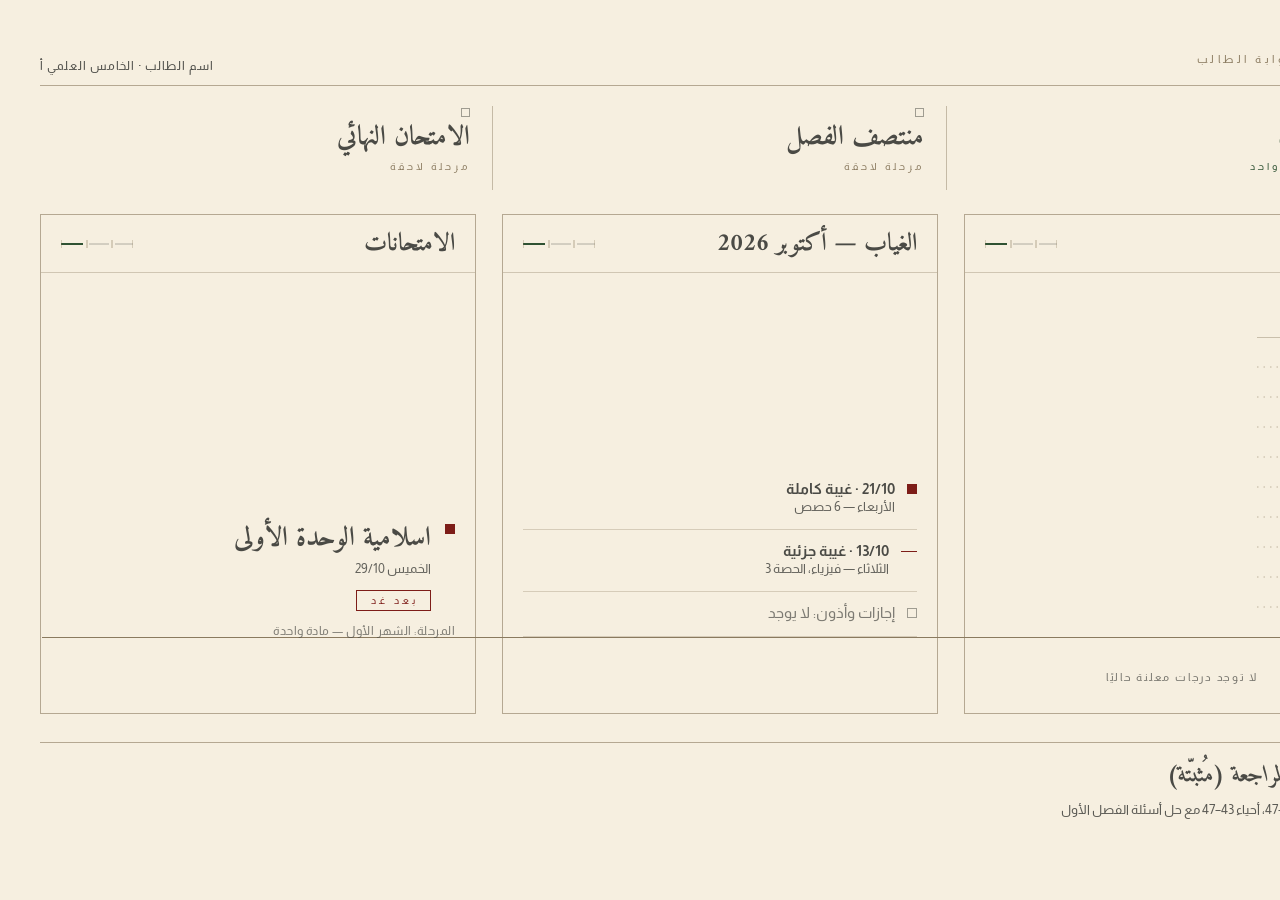
<file: .impeccable/mocks/decision/challenger-folio.html>
<!doctype html>
<html lang="ar" dir="rtl">
<head>
<meta charset="utf-8">
<title>مدرستي · بوابة الطالب — Folio Decision</title>
<link href="https://fonts.googleapis.com/css2?family=Almarai:wght@300;400;700&family=Amiri:ital,wght@0,400;0,700;1,400&display=swap" rel="stylesheet">
<style>
:root{--ink:#4A4A45;--sep:#8A7A5F;--grn:#2F5233;--scar:#7D1D18}
*{box-sizing:border-box}
body{margin:0;width:1440px;height:900px;overflow:hidden;background:#F6EFE0;font-family:Almarai,sans-serif;color:var(--ink)}
.folio{width:1440px;height:900px;padding:30px 40px 0}
/* top strip */
.top{display:flex;justify-content:space-between;align-items:flex-end;height:56px;padding-bottom:12px;border-bottom:1px solid rgba(138,122,95,.6)}
.brand{display:flex;align-items:baseline;gap:14px}
.brand b{font-family:Amiri,serif;font-weight:700;font-size:36px;line-height:1}
.brand .sub{font-size:11px;letter-spacing:.32em;color:var(--sep)}
.student{font-size:12px;letter-spacing:.08em}
/* phase strip — the folio landmark */
.phases{display:grid;grid-template-columns:repeat(3,1fr);margin-top:20px}
.phase{padding:2px 22px 18px}
.phase+.phase{border-right:1px solid rgba(138,122,95,.45)}
.mrow{display:flex;align-items:center;gap:10px;margin-bottom:6px}
.sq{width:9px;height:9px;border:1px solid rgba(74,74,69,.5);flex:none}
.phase.on .sq{border-color:var(--grn);background:var(--grn)}
.stage{font-family:Amiri,serif;font-weight:700;font-size:27px;line-height:1.1}
.phase.on .stage{color:var(--grn)}
.cap{font-size:10px;letter-spacing:.3em;color:var(--sep);margin-top:8px}
.phase.on .cap{color:var(--grn)}
/* plates — three fixed-scale leaves, one shared baseline */
.plates{display:grid;grid-template-columns:repeat(3,1fr);gap:26px;margin-top:24px;position:relative}
.plate{height:500px;border:1px solid rgba(138,122,95,.6);display:flex;flex-direction:column;position:relative}
.base{position:absolute;left:2px;right:2px;bottom:76px;height:1px;background:var(--sep)}
.phead{display:flex;justify-content:space-between;align-items:center;gap:12px;padding:16px 20px 14px;border-bottom:1px solid rgba(138,122,95,.35)}
.phead h2{margin:0;font-family:Amiri,serif;font-weight:700;font-size:25px;line-height:1.1}
.ruler{flex:none}
/* grades */
.gb{position:relative;flex:1}
.scale{position:absolute;left:50%;bottom:76px;transform:translateX(50%)}
.pc{position:absolute;left:0;right:0;bottom:30px;text-align:center;font-size:11px;letter-spacing:.16em;opacity:.75}
/* attendance */
.ab{flex:1;display:flex;flex-direction:column;justify-content:flex-end;padding:20px 20px 76px}
.row{display:flex;align-items:flex-start;gap:12px;padding:13px 0 15px;border-bottom:1px solid rgba(138,122,95,.3)}
.row b{display:block;font-size:14.5px;font-weight:700}
.row i{display:block;font-style:normal;font-size:12.5px;opacity:.85;margin-top:3px}
.mk{width:10px;height:10px;background:var(--scar);flex:none;margin-top:3px}
.tk{width:16px;height:1px;background:var(--scar);flex:none;margin-top:8px}
.gq{width:10px;height:10px;border:1px solid rgba(74,74,69,.5);flex:none;margin-top:3px}
.row.dim b{font-weight:400;opacity:.7}
/* exams */
.eb{flex:1;display:flex;flex-direction:column;justify-content:flex-end;padding:16px 20px 76px}
.ex{display:flex;align-items:flex-start;gap:14px}
.ex b{font-family:Amiri,serif;font-size:27px;font-weight:700;line-height:1.3}
.ex i{display:block;font-style:normal;font-size:12.5px;opacity:.85;margin-top:6px}
.tag{display:inline-block;margin-top:14px;font-size:10px;letter-spacing:.34em;color:var(--scar);border:1px solid var(--scar);padding:4px 12px 4px 14px}
.enote{margin:14px 0 0;font-size:11.5px;opacity:.7;letter-spacing:.04em}
/* bottom annotation band */
.anno{margin-top:28px;border-top:1px solid rgba(138,122,95,.6);padding:18px 0 0 220px}
.anno h3{margin:0;font-family:Amiri,serif;font-style:italic;font-weight:700;font-size:23px;line-height:1.3}
.seal{display:inline-block;width:10px;height:10px;background:var(--grn);margin-left:12px;vertical-align:2px}
.anno p{margin:8px 0 0;font-size:12.5px;line-height:1.9;opacity:.9}
</style>
</head>
<body>
<div class="folio">
<svg width="0" height="0" style="position:absolute"><defs><g id="rule">
<line x1="0" y1="6" x2="22" y2="6" stroke="#2F5233" stroke-width="2"/>
<line x1="28" y1="6" x2="48" y2="6" stroke="#4A4A45" opacity=".4"/>
<line x1="54" y1="6" x2="72" y2="6" stroke="#4A4A45" opacity=".4"/>
<line x1="0" y1="2" x2="0" y2="10" stroke="#8A7A5F" opacity=".6"/>
<line x1="26" y1="2" x2="26" y2="10" stroke="#8A7A5F" opacity=".6"/>
<line x1="51" y1="2" x2="51" y2="10" stroke="#8A7A5F" opacity=".6"/>
<line x1="72" y1="2" x2="72" y2="10" stroke="#8A7A5F" opacity=".6"/>
</g></defs></svg>

<header class="top">
<div class="brand"><b>مدرستي</b><span class="sub">بوابة الطالب</span></div>
<div class="student">اسم الطالب · الخامس العلمي أ</div>
</header>

<section class="phases">
<div class="phase on"><div class="mrow"><span class="sq"></span></div><div class="stage">الشهر الأول</div><div class="cap">الآن — امتحان واحد</div></div>
<div class="phase"><div class="mrow"><span class="sq"></span></div><div class="stage">منتصف الفصل</div><div class="cap">مرحلة لاحقة</div></div>
<div class="phase"><div class="mrow"><span class="sq"></span></div><div class="stage">الامتحان النهائي</div><div class="cap">مرحلة لاحقة</div></div>
</section>

<section class="plates">
<div class="base"></div>
<aside class="plate">
<div class="phead"><h2>الدرجات</h2><svg class="ruler" width="72" height="12" viewBox="0 0 72 12"><use href="#rule"/></svg></div>
<div class="gb">
<svg class="scale" width="150" height="300" viewBox="0 0 150 300">
<line x1="0" y1="0" x2="150" y2="0" stroke="#8A7A5F" opacity=".8"/>
<line x1="0" y1="30" x2="150" y2="30" stroke="#8A7A5F" opacity=".5" stroke-dasharray="1.5 5"/>
<line x1="0" y1="60" x2="150" y2="60" stroke="#8A7A5F" opacity=".5" stroke-dasharray="1.5 5"/>
<line x1="0" y1="90" x2="150" y2="90" stroke="#8A7A5F" opacity=".5" stroke-dasharray="1.5 5"/>
<line x1="0" y1="120" x2="150" y2="120" stroke="#8A7A5F" opacity=".5" stroke-dasharray="1.5 5"/>
<line x1="0" y1="150" x2="150" y2="150" stroke="#8A7A5F" opacity=".5" stroke-dasharray="1.5 5"/>
<line x1="0" y1="180" x2="150" y2="180" stroke="#8A7A5F" opacity=".5" stroke-dasharray="1.5 5"/>
<line x1="0" y1="210" x2="150" y2="210" stroke="#8A7A5F" opacity=".5" stroke-dasharray="1.5 5"/>
<line x1="0" y1="240" x2="150" y2="240" stroke="#8A7A5F" opacity=".5" stroke-dasharray="1.5 5"/>
<line x1="0" y1="270" x2="150" y2="270" stroke="#8A7A5F" opacity=".5" stroke-dasharray="1.5 5"/>
<text x="148" y="20" text-anchor="end" font-family="Almarai,sans-serif" font-size="11" fill="#8A7A5F">50</text>
<text x="148" y="155" text-anchor="end" font-family="Almarai,sans-serif" font-size="11" fill="#8A7A5F" opacity=".6">25</text>
<text x="148" y="291" text-anchor="end" font-family="Almarai,sans-serif" font-size="11" fill="#8A7A5F">0</text>
</svg>
<div class="pc">لا توجد درجات معلنة حاليًا</div>
</div>
</aside>
<aside class="plate">
<div class="phead"><h2>الغياب — أكتوبر 2026</h2><svg class="ruler" width="72" height="12" viewBox="0 0 72 12"><use href="#rule"/></svg></div>
<div class="ab">
<div class="row"><span class="mk"></span><div><b>21/10 · غيبة كاملة</b><i>الأربعاء — 6 حصص</i></div></div>
<div class="row"><span class="tk"></span><div><b>13/10 · غيبة جزئية</b><i>الثلاثاء — فيزياء، الحصة 3</i></div></div>
<div class="row dim"><span class="gq"></span><div><b>إجازات وأذون: لا يوجد</b></div></div>
</div>
</aside>
<aside class="plate">
<div class="phead"><h2>الامتحانات</h2><svg class="ruler" width="72" height="12" viewBox="0 0 72 12"><use href="#rule"/></svg></div>
<div class="eb">
<div class="ex"><span class="mk"></span>
<div><b>اسلامية الوحدة الأولى</b><i>الخميس 29/10</i><span class="tag">بعد غد</span></div>
</div>
<p class="enote">المرحلة: الشهر الأول — مادة واحدة</p>
</div>
</aside>
</section>

<footer class="anno">
<h3><span class="seal"></span>تخصيصات المراجعة (مُثبّتة)</h3>
<p>فيزياء 26–31، كيمياء 44–47، أحياء 43–47 مع حل أسئلة الفصل الأول</p>
</footer>
</div>
</body>
</html>
</file>
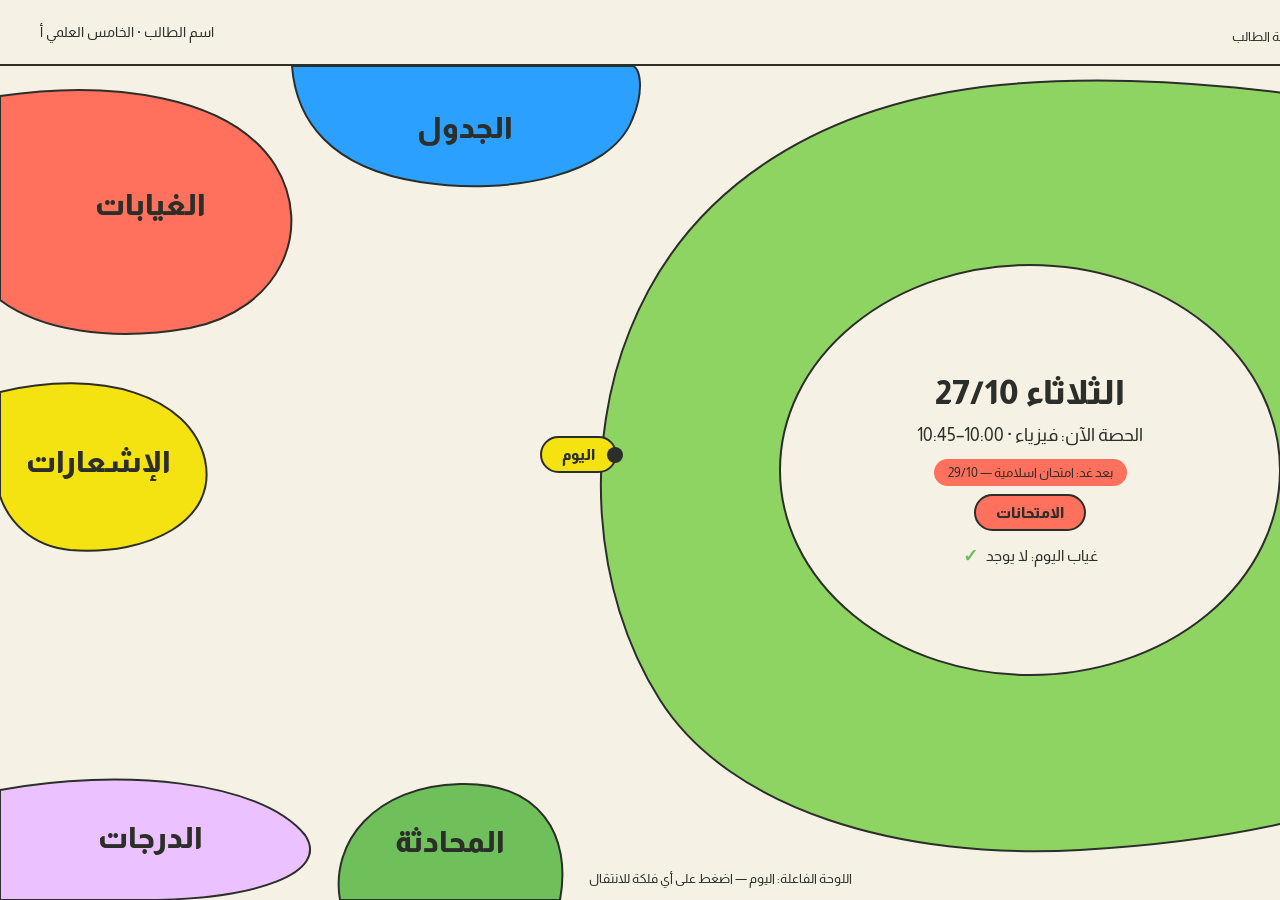
<file: .impeccable/mocks/decision/challenger-map.html>
<!doctype html>
<html lang="ar" dir="rtl">
<head>
<meta charset="utf-8">
<title>مدرستي · بوابة الطالب — خريطة الفلقيات</title>
<link rel="preconnect" href="https://fonts.gstatic.com" crossorigin>
<link href="https://fonts.googleapis.com/css2?family=Almarai:wght@400,800&display=swap" rel="stylesheet">
<style>
body{margin:0;width:1440px;height:900px;overflow:hidden;background:#F5F1E4;font-family:'Almarai',sans-serif;color:#2C2E2A}
#frame{position:relative;width:1440px;height:900px;overflow:hidden}
header{position:absolute;top:0;right:0;left:0;height:64px;display:flex;align-items:center;justify-content:space-between;padding:0 40px;border-bottom:2px solid #2C2E2A;z-index:3}
.brand{font-weight:800;font-size:24px;display:flex;align-items:baseline;gap:12px}
.brand small{font-weight:400;font-size:13px}
.student{font-size:14px}
svg.map{position:absolute;inset:0;z-index:1}
.today{position:absolute;left:810px;top:330px;width:440px;height:280px;z-index:2;display:flex;flex-direction:column;align-items:center;justify-content:center;gap:14px;text-align:center}
.today h2{margin:0;font-size:34px;font-weight:800;line-height:1.1}
.now{margin:0;font-size:18px}
.exams{display:flex;flex-direction:column;align-items:center;gap:8px}
.pill{background:#FF705D;font-size:13px;padding:6px 14px;border-radius:999px}
.cap{position:relative;display:inline-flex;align-items:center;justify-content:center;background:#F5E211;border:2px solid #2C2E2A;border-radius:999px;font-weight:800;font-size:15px;padding:8px 20px}
.cap.coral{background:#FF705D}
.cap.active{position:absolute;left:540px;top:436px;z-index:4}
.chip{position:absolute;right:-8px;top:50%;transform:translateY(-50%);width:16px;height:16px;border-radius:50%;background:#2C2E2A}
.attend{margin:0;font-size:15px;display:flex;align-items:center;gap:8px}
.check{color:#6FBF5B;font-size:18px;font-weight:800}
.hint{position:absolute;bottom:14px;right:0;left:0;margin:0;text-align:center;font-size:13px;z-index:3}
</style>
</head>
<body>
<div id="frame">
<header>
<div class="brand">مدرستي <small>بوابة الطالب</small></div>
<div class="student">اسم الطالب · الخامس العلمي أ</div>
</header>
<svg class="map" viewBox="0 0 1440 900" width="1440" height="900">
<path fill="#8ED462" stroke="#2C2E2A" stroke-width="2" d="M1440,120 C1330,95 1150,70 1000,85 C830,102 690,180 630,330 C585,440 590,590 660,700 C730,810 900,860 1080,850 C1260,840 1400,800 1440,760 Z"/>
<ellipse cx="1030" cy="470" rx="250" ry="205" fill="#F5F1E4" stroke="#2C2E2A" stroke-width="2"/>
<path fill="#2BA0FF" stroke="#2C2E2A" stroke-width="2" d="M292,66 C296,120 330,168 420,182 C510,196 610,175 632,120 C645,90 640,66 632,66 Z"/>
<path fill="#FF705D" stroke="#2C2E2A" stroke-width="2" d="M0,96 C110,80 230,95 275,165 C315,230 280,310 190,328 C110,342 40,330 0,300 Z"/>
<path fill="#F5E211" stroke="#2C2E2A" stroke-width="2" d="M0,392 C100,368 190,395 205,460 C218,520 150,556 70,550 C30,546 8,520 0,496 Z"/>
<path fill="#EBC1FF" stroke="#2C2E2A" stroke-width="2" d="M0,790 C120,768 260,780 305,835 C330,872 260,900 140,900 L0,900 Z"/>
<path fill="#6FBF5B" stroke="#2C2E2A" stroke-width="2" d="M340,900 C330,842 375,786 460,784 C540,782 572,835 560,900 Z"/>
<g font-family="Almarai,sans-serif" font-weight="800" font-size="30" fill="#2C2E2A" text-anchor="middle">
<text x="465" y="138">الجدول</text>
<text x="150" y="215">الغيابات</text>
<text x="98" y="472">الإشعارات</text>
<text x="150" y="848">الدرجات</text>
<text x="450" y="852">المحادثة</text>
</g>
</svg>
<div class="today">
<h2>الثلاثاء 27/10</h2>
<p class="now">الحصة الآن: فيزياء · 10:00–10:45</p>
<div class="exams">
<span class="pill">بعد غد: امتحان اسلامية — 29/10</span>
<span class="cap coral">الامتحانات</span>
</div>
<p class="attend">غياب اليوم: لا يوجد <span class="check">✓</span></p>
</div>
<span class="cap active"><i class="chip"></i>اليوم</span>
<p class="hint">اللوحة الفاعلة: اليوم — اضغط على أي فلكة للانتقال</p>
</div>
</body>
</html>
</file>
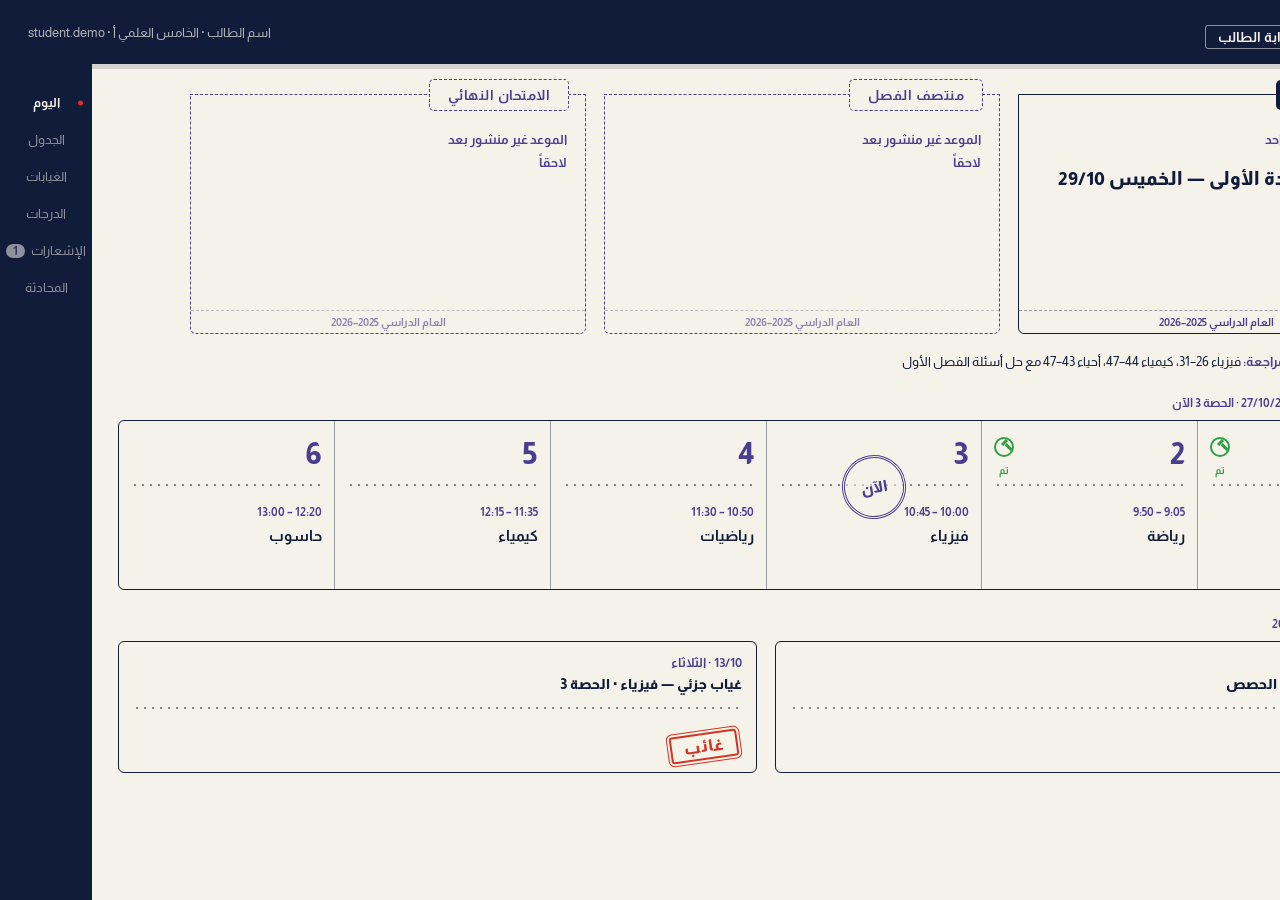
<file: .impeccable/mocks/decision/challenger-wallet.html>
<!doctype html>
<html lang="ar" dir="rtl">
<head>
<meta charset="utf-8">
<title>مدرستي — بوابة الطالب · محفظة التذاكر</title>
<link href="https://fonts.googleapis.com/css2?family=Almarai:wght@400;700;800&display=swap" rel="stylesheet">
<style>
*{box-sizing:border-box;margin:0;padding:0}
body{width:1440px;height:900px;overflow:hidden;background:#101C3A;font-family:'Almarai',Tahoma,sans-serif}
.sheet{width:1440px;height:900px;position:relative}
/* ── top strip: navy shell, paper lettering ── */
.top{position:absolute;inset:0 0 auto 0;height:64px;background:#101C3A;display:flex;align-items:center;justify-content:space-between;padding:0 28px}
.app b{font-size:26px;font-weight:800;color:#F5F2E9;letter-spacing:.5px}
.app span{color:#F5F2E9;font-weight:700;font-size:14px;margin-right:12px;padding:3px 12px;border:1px solid rgba(245,242,233,.55);border-radius:3px}
.who{font-size:13px;color:#F5F2E9;opacity:.7}
.who i{font-style:normal}
/* ── left rail: navy, paper labels ── */
.rail{position:absolute;top:64px;left:0;bottom:0;width:92px;background:#101C3A;display:flex;flex-direction:column;gap:4px;padding:22px 0}
.rl{font-size:13px;color:#F5F2E9;opacity:.55;font-weight:400;text-align:center;padding:9px 4px;position:relative}
.rl.on{opacity:1;font-weight:700}
.rl.on::before{content:"";position:absolute;right:9px;top:50%;transform:translateY(-50%);width:5px;height:5px;background:#D43425;border-radius:50%}
.rl .ct{font-weight:700;color:#4A3F8F;background:#F5F2E9;border-radius:9px;padding:0 7px;margin-right:6px;font-size:12px}
/* ── paper field: the wallet ── */
.field{position:absolute;inset:64px 0 0 92px;background:#F5F2E9;padding:30px 26px 24px}
.field::before{content:"";position:absolute;inset:0 0 auto 0;height:5px;background:#101C3A;opacity:.15}
.row{display:flex;gap:18px}
.wallet{height:240px}
.coupon{position:relative;width:396px;background:#F5F2E9;border:1px solid #101C3A;border-radius:0 0 6px 6px;padding:24px 18px 10px}
.coupon .tab{position:absolute;top:0;right:16px;transform:translateY(-50%);background:#101C3A;color:#F5F2E9;font-weight:800;font-size:14px;padding:7px 18px;border-radius:5px;letter-spacing:.5px}
.coupon .fig{font-size:12.5px;font-weight:700;color:#4A3F8F;margin-top:14px}
.coupon .exam{font-size:19px;font-weight:800;color:#101C3A;margin-top:18px;line-height:1.5}
.coupon .d{font-size:13px;font-weight:700;color:#4A3F8F;margin-top:8px}
.leg{position:absolute;bottom:0;right:0;left:0;border-top:1px dashed rgba(16,28,58,.4);text-align:center;font-size:11px;color:#4A3F8F;padding:5px 0;font-weight:700}
.stamp{display:inline-block;color:#D43425;border:2px solid #D43425;border-radius:3px;padding:2px 10px;font-size:13px;font-weight:800;transform:rotate(-7deg);margin-right:10px;vertical-align:middle}
.voided{border:1.5px dashed #4A3F8F}
.voided .tab{background:#F5F2E9;color:#4A3F8F;border:1px dashed #4A3F8F;font-weight:700}
.voided .leg{opacity:.6}
.note{margin-top:20px;font-size:13px;color:#101C3A;display:flex;align-items:center;gap:8px}
.note svg{flex:none}
.note i{font-style:normal;color:#4A3F8F;font-weight:700}
.stubs{margin-top:26px}
.sec{font-size:13px;font-weight:800;color:#101C3A;margin-bottom:10px}
.sec i{font-style:normal;font-weight:700;color:#4A3F8F;font-size:12px;margin-right:8px}
.stubrow{display:flex;border:1px solid #101C3A;border-radius:6px;overflow:hidden;height:170px}
.stub{flex:1;position:relative;padding:18px 12px 14px}
.stub+.stub{border-right:1px solid rgba(16,28,58,.4)}
.num{font-size:30px;font-weight:800;color:#4A3F8F;line-height:1}
.perf{height:10px;background-image:radial-gradient(circle,#101C3A 1px,transparent 1.5px);background-size:8px 8px;opacity:.5;margin:12px 0 14px}
.time{font-size:12px;font-weight:700;color:#4A3F8F}
.subj{font-size:15px;font-weight:700;color:#101C3A;margin-top:8px}
.tick{position:absolute;top:16px;left:12px;width:20px;height:20px;border:2px solid #2F9E44;border-radius:50%}
.tick::after{content:"";position:absolute;right:4px;top:2px;width:7px;height:3px;background:#2F9E44;transform:rotate(-45deg)}
.tick::before{content:"";position:absolute;right:2px;top:4px;width:3px;height:8px;background:#2F9E44;transform:rotate(-45deg)}
.tick span{position:absolute;top:26px;left:50%;transform:translateX(-50%);font-size:10px;font-weight:700;color:#2F9E44}
.here{position:absolute;top:34px;left:50%;transform:translateX(-50%) rotate(-10deg);width:64px;height:64px;border:3px double #4A3F8F;border-radius:50%;color:#4A3F8F;font-weight:800;font-size:15px;display:flex;align-items:center;justify-content:center;background:rgba(245,242,233,.55)}
.absent{margin-top:26px}
.absentrow{display:flex;gap:18px}
.absent .stub{height:132px;width:396px;border:1px solid #101C3A;border-radius:6px;padding:14px}
.absent .aday{font-size:12.5px;font-weight:700;color:#4A3F8F}
.absent .akey{font-size:14px;font-weight:800;color:#101C3A;margin-top:6px}
.astamp{position:absolute;right:18px;bottom:12px;color:#D43425;border:2.5px solid #D43425;outline:1.5px solid #D43425;outline-offset:2px;border-radius:3px;padding:3px 12px;font-weight:800;font-size:16px;transform:rotate(-8deg);letter-spacing:1px;background:rgba(245,242,233,.35)}
</style>
</head>
<body>
<div class="sheet">
<div class="top">
<div class="app"><b>مدرستي</b><span>بوابة الطالب</span></div>
<div class="who">اسم الطالب · الخامس العلمي أ · <i>student.demo</i></div>
</div>
<div class="rail">
<div class="rl on">اليوم</div>
<div class="rl">الجدول</div>
<div class="rl">الغيابات</div>
<div class="rl">الدرجات</div>
<div class="rl">الإشعارات<span class="ct">1</span></div>
<div class="rl">المحادثة</div>
</div>
<div class="field">
<div class="row wallet">
<div class="coupon">
<div class="tab">الشهر الأول</div>
<div class="fig">مادة واحدة · امتحان واحد</div>
<div class="exam">اسلامية الوحدة الأولى — الخميس 29/10 <b class="stamp">بعد غد</b></div>
<div class="leg">العام الدراسي 2025–2026</div>
</div>
<div class="coupon voided">
<div class="tab">منتصف الفصل</div>
<div class="fig">الموعد غير منشور بعد</div>
<div class="d">لاحقاً</div>
<div class="leg">العام الدراسي 2025–2026</div>
</div>
<div class="coupon voided">
<div class="tab">الامتحان النهائي</div>
<div class="fig">الموعد غير منشور بعد</div>
<div class="d">لاحقاً</div>
<div class="leg">العام الدراسي 2025–2026</div>
</div>
</div>
<div class="note"><svg width="14" height="14" viewBox="0 0 24 24" fill="none" stroke="#4A3F8F" stroke-width="2.4"><path d="M12 2v13M12 15l-4 5M12 15l4 5"/><circle cx="12" cy="4" r="1.6" fill="#4A3F8F"/></svg><b>تثبيت:</b> <span><i>تخصيصات المراجعة:</i> فيزياء 26–31، كيمياء 44–47، أحياء 43–47 مع حل أسئلة الفصل الأول</span></div>
<div class="stubs">
<div class="sec">حصص اليوم <i>الثلاثاء 27/10/2026 · الحصة 3 الآن</i></div>
<div class="stubrow">
<div class="stub"><div class="num">1</div><div class="perf"></div><div class="time">8:15 – 9:00</div><div class="subj">انكليزي</div><div class="tick"><span>تم</span></div></div>
<div class="stub"><div class="num">2</div><div class="perf"></div><div class="time">9:05 – 9:50</div><div class="subj">رياضة</div><div class="tick"><span>تم</span></div></div>
<div class="stub"><div class="num">3</div><div class="perf"></div><div class="time">10:00 – 10:45</div><div class="subj">فيزياء</div><div class="here">الآن</div></div>
<div class="stub"><div class="num">4</div><div class="perf"></div><div class="time">10:50 – 11:30</div><div class="subj">رياضيات</div></div>
<div class="stub"><div class="num">5</div><div class="perf"></div><div class="time">11:35 – 12:15</div><div class="subj">كيمياء</div></div>
<div class="stub"><div class="num">6</div><div class="perf"></div><div class="time">12:20 – 13:00</div><div class="subj">حاسوب</div></div>
</div>
</div>
<div class="absent">
<div class="sec">سجل الغياب <i>أكتوبر 2026</i></div>
<div class="absentrow">
<div class="stub"><div class="aday">21/10 · الأربعاء</div><div class="akey">غياب كامل — جميع الحصص</div><div class="perf"></div><div class="astamp">غائب</div></div>
<div class="stub"><div class="aday">13/10 · الثلاثاء</div><div class="akey">غياب جزئي — فيزياء · الحصة 3</div><div class="perf"></div><div class="astamp">غائب</div></div>
</div>
</div>
</div>
</div>
</body>
</html>
</file>
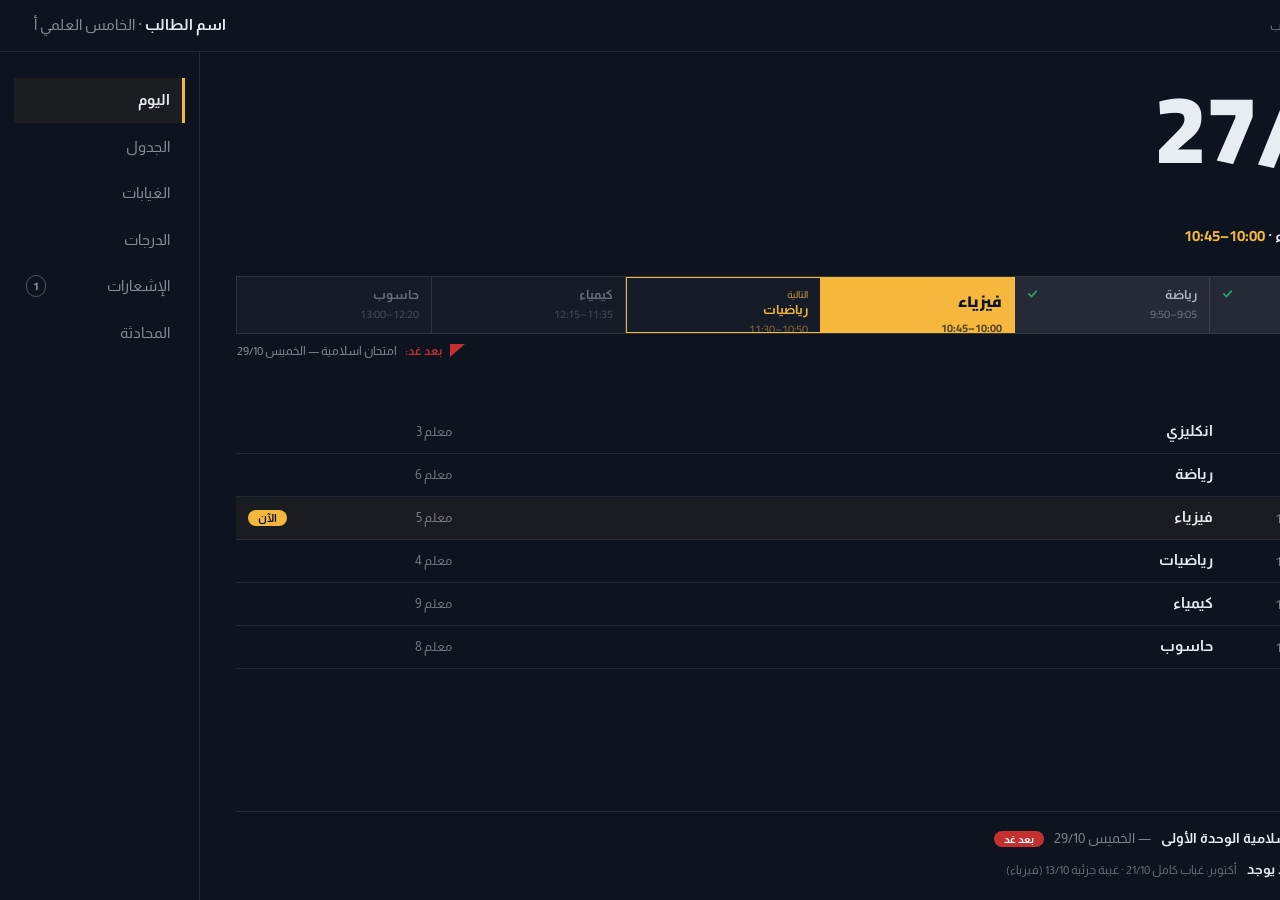
<file: .impeccable/mocks/decision/model-pick.html>
<!doctype html>
<html lang="ar" dir="rtl">
<head>
<meta charset="utf-8">
<title>مدرستي · بوابة الطالب — «ساعة الحصة»</title>
<link rel="stylesheet" href="https://fonts.googleapis.com/css2?family=Almarai:wght@400;700&family=Cairo:wght@400;700;900&display=swap">
<style>
*{box-sizing:border-box}
body{margin:0;width:1440px;height:900px;overflow:hidden;background:#0D1420;color:#E8EDF4;font:400 15px/1.5 Almarai,sans-serif}
.app{position:absolute;inset:0;width:1440px;height:900px;display:flex;flex-direction:column}
.top{height:52px;flex:0 0 52px;display:flex;align-items:center;justify-content:space-between;padding:0 34px;border-bottom:1px solid rgba(232,237,244,.1)}
.brand b{font:900 18px/1 Cairo,sans-serif}
.brand span{margin-right:12px;font-size:12px;color:rgba(232,237,244,.45)}
.stu b{font-weight:700}
.stu span{color:rgba(232,237,244,.55)}
.mid{flex:1;display:flex;min-height:0}
main{flex:1;min-width:0;padding:28px 36px 0;display:flex;flex-direction:column}
.date{font:900 96px/1 Cairo,sans-serif;letter-spacing:-.02em}
.day{margin-top:6px;font-size:15px;color:rgba(232,237,244,.5)}
.status{margin-top:16px;display:flex;align-items:center;gap:9px;font-size:15px}
.dot{width:8px;height:8px;border-radius:50%;background:#F5B83D;animation:pulse 2.4s ease-in-out infinite}
@keyframes pulse{50%{opacity:.25}}
.status .am{font:700 15px Cairo,sans-serif;color:#F5B83D}
.ruler{position:relative;margin-top:26px;height:58px;display:flex;background:rgba(232,237,244,.03);border:1px solid rgba(232,237,244,.12)}
.seg{flex:1;position:relative;padding:10px 12px}
.seg+.seg{border-right:1px solid rgba(232,237,244,.12)}
.seg .nm{display:block;font:700 13px Almarai,sans-serif}
.seg .tm{display:block;margin-top:2px;font:400 11px Cairo,sans-serif;color:rgba(232,237,244,.4)}
.d{background:rgba(232,237,244,.07)}
.d .nm{color:rgba(232,237,244,.7)}
.d svg{position:absolute;top:11px;left:12px}
.now{background:#F5B83D}
.now .nm{font:900 15px Cairo,sans-serif;color:#0D1420}
.now .tm{font-weight:700;color:rgba(13,20,32,.7)}
.nx{outline:1px solid #F5B83D;outline-offset:-1px}
.nx .k{display:block;font-size:10px;color:rgba(245,184,61,.8)}
.nx .nm{color:#F5B83D}
.nx .tm{color:rgba(245,184,61,.55)}
.dm .nm{color:rgba(232,237,244,.4)}
.dm .tm{color:rgba(232,237,244,.25)}
.flag{position:absolute;left:0;top:calc(100% + 9px);display:flex;align-items:center;gap:8px;font-size:12px}
.flag b{font-weight:700;color:#C23030}
.flag span{color:rgba(232,237,244,.55)}
.list{margin-top:40px}
.list h2{margin:0 0 8px;font:700 15px Cairo,sans-serif}
.row{display:grid;grid-template-columns:44px 132px 1fr 128px 76px;align-items:center;height:43px;padding:0 12px;border-bottom:1px solid rgba(232,237,244,.09);border-right:3px solid transparent}
.row .n{font:700 16px Cairo,sans-serif;color:rgba(232,237,244,.45)}
.row .t{font:400 13px Cairo,sans-serif;color:rgba(232,237,244,.5)}
.row .s{font-weight:700}
.row .m{font-size:13px;color:rgba(232,237,244,.45)}
.row.on{border-right-color:#F5B83D;background:rgba(245,184,61,.05)}
.chip{justify-self:end;font:700 11px Almarai,sans-serif;background:#F5B83D;color:#0D1420;padding:2px 10px;border-radius:99px}
.bottom{margin-top:auto;border-top:1px solid rgba(232,237,244,.12);padding:16px 12px 20px;display:flex;flex-direction:column;gap:10px}
.bl{display:flex;align-items:center;gap:10px;font-size:14px}
.bl .lb{color:rgba(232,237,244,.5)}
.bl .sub{font-size:12px;color:rgba(232,237,244,.4)}
.chip.r{background:#C23030;color:#fff}
.rail{width:200px;flex:0 0 200px;border-right:1px solid rgba(232,237,244,.1);padding:26px 14px}
.nav{display:flex;flex-direction:column;gap:2px}
.nav a{display:flex;align-items:center;padding:11px 12px;font-size:15px;color:rgba(232,237,244,.55);text-decoration:none;border-right:3px solid transparent}
.nav a .cnt{margin-inline-start:auto;min-width:20px;text-align:center;line-height:17px;font:700 11px Cairo,sans-serif;color:rgba(232,237,244,.6);border:1px solid rgba(232,237,244,.3);border-radius:99px;padding:0 5px}
.nav a.on{color:#E8EDF4;font-weight:700;border-right-color:#F5B83D;background:rgba(245,184,61,.06)}
</style>
</head>
<body>
<div class="app">
  <header class="top">
    <div class="brand"><b>مدرستي</b><span>بوابة الطالب</span></div>
    <div class="stu"><b>اسم الطالب</b> <span>· الخامس العلمي أ</span></div>
  </header>
  <div class="mid">
    <main>
      <div class="date">27/10</div>
      <div class="day">الثلاثاء</div>
      <div class="status"><span class="dot"></span><span>الحصة الآن: <b>فيزياء</b> · <span class="am">10:00–10:45</span></span></div>
      <div class="ruler">
        <div class="seg d"><span class="nm">انكليزي</span><span class="tm">8:15–9:00</span><svg width="11" height="11" viewBox="0 0 16 16" aria-hidden="true"><path d="M2.5 8.5l4 4 7-8" fill="none" stroke="#2E9E6B" stroke-width="2.4" stroke-linecap="round" stroke-linejoin="round"/></svg></div>
        <div class="seg d"><span class="nm">رياضة</span><span class="tm">9:05–9:50</span><svg width="11" height="11" viewBox="0 0 16 16" aria-hidden="true"><path d="M2.5 8.5l4 4 7-8" fill="none" stroke="#2E9E6B" stroke-width="2.4" stroke-linecap="round" stroke-linejoin="round"/></svg></div>
        <div class="seg now"><span class="nm">فيزياء</span><span class="tm">10:00–10:45</span></div>
        <div class="seg nx"><span class="k">التالية</span><span class="nm">رياضيات</span><span class="tm">10:50–11:30</span></div>
        <div class="seg dm"><span class="nm">كيمياء</span><span class="tm">11:35–12:15</span></div>
        <div class="seg dm"><span class="nm">حاسوب</span><span class="tm">12:20–13:00</span></div>
        <div class="flag"><svg width="15" height="13" viewBox="0 0 15 13" aria-hidden="true"><path d="M0 0h15L0 13z" fill="#C23030"/></svg><b>بعد غد:</b><span>امتحان اسلامية — الخميس 29/10</span></div>
      </div>
      <section class="list">
        <h2>حصص اليوم</h2>
        <div class="row"><span class="n">1</span><span class="t">8:15–9:00</span><span class="s">انكليزي</span><span class="m">معلم 3</span></div>
        <div class="row"><span class="n">2</span><span class="t">9:05–9:50</span><span class="s">رياضة</span><span class="m">معلم 6</span></div>
        <div class="row on"><span class="n">3</span><span class="t">10:00–10:45</span><span class="s">فيزياء</span><span class="m">معلم 5</span><span class="chip">الآن</span></div>
        <div class="row"><span class="n">4</span><span class="t">10:50–11:30</span><span class="s">رياضيات</span><span class="m">معلم 4</span></div>
        <div class="row"><span class="n">5</span><span class="t">11:35–12:15</span><span class="s">كيمياء</span><span class="m">معلم 9</span></div>
        <div class="row"><span class="n">6</span><span class="t">12:20–13:00</span><span class="s">حاسوب</span><span class="m">معلم 8</span></div>
      </section>
      <footer class="bottom">
        <div class="bl"><span class="lb">الامتحان القادم:</span><b>اسلامية الوحدة الأولى</b><span class="lb">— الخميس 29/10</span><span class="chip r">بعد غد</span></div>
        <div class="bl"><svg width="14" height="14" viewBox="0 0 16 16" aria-hidden="true"><path d="M2.5 8.5l4 4 7-8" fill="none" stroke="#2E9E6B" stroke-width="2" stroke-linecap="round" stroke-linejoin="round"/></svg><span class="lb">الغياب اليوم:</span><b>لا يوجد</b><span class="sub">أكتوبر: غياب كامل 21/10 · غيبة جزئية 13/10 (فيزياء)</span></div>
      </footer>
    </main>
    <aside class="rail">
      <nav class="nav">
        <a class="on" href="#today">اليوم</a>
        <a href="#timetable">الجدول</a>
        <a href="#absences">الغيابات</a>
        <a href="#grades">الدرجات</a>
        <a href="#notifications">الإشعارات<span class="cnt">1</span></a>
        <a href="#chat">المحادثة</a>
      </nav>
    </aside>
  </div>
</div>
</body>
</html>
</file>
<file: css/app.css>
/* =====================================================
   مدرستي — بوابة الطالب
   عالم «ساعة الدرس»: خط اليوم الحي
   الأرض حبر، الأُمبر = الآن، الأحمر = القادم
   ===================================================== */

:root {
    /* Ground */
    --ink: #0D1420;
    --ink-2: #121E30;
    --ink-3: #1A2941;
    --hair: #24344E;
    --hair-soft: #1B2A40;

    /* Ink roles */
    --paper: #E8EDF4;
    --paper-dim: #C3CCDA;
    --muted: #8A94A6;
    --faint: #7C8798;

    /* The one live colour */
    --amber: #F5B83D;
    --amber-tint: rgba(245, 184, 61, 0.12);

    /* Attention (exam / absence states) */
    --red: #C23030;
    --red-tint: #2A1316;
    --red-text: #E8988E;

    /* Completion / presence */
    --green: #4CC48F;
    --green-dot: #2E9E6B;
    --green-tint: #12291F;

    /* Shadows & Overlays */
    --card-shadow: rgba(0, 0, 0, 0.35);
    --popover-shadow: rgba(4, 8, 14, 0.45);
    --scrim: rgba(4, 8, 14, 0.92);

    /* Type */
    --f-disp: 'Cairo', 'Almarai', sans-serif;
    --f-ui: 'Almarai', sans-serif;

    /* Rhythm */
    --sp-1: 4px;  --sp-2: 8px;  --sp-3: 12px; --sp-4: 16px;
    --sp-5: 20px; --sp-6: 28px; --sp-7: 40px;
    --r-sm: 6px; --r-md: 10px;

    /* Motion (steer 9f2c1d74, motion-signature) */
    --ease-out: cubic-bezier(0.16, 1, 0.3, 1);
    --stag-step: 24ms;
    /* Page-turn distance (steer b7e2d94a): also set on .stage so the
       value resolves whether the transition pseudos inherit from the
       named element or the transition root. */
    --vt-slide: 48px;
}

[data-theme="light"] {
    /* Ground */
    --ink: #F5F7FA;
    --ink-2: #FFFFFF;
    --ink-3: #EDF2F7;
    --hair: #D2D9E2;
    --hair-soft: #E2E8F0;

    /* Ink roles */
    --paper: #101828;
    --paper-dim: #344054;
    --muted: #667085;
    --faint: #98A2B3;

    /* The one live colour */
    --amber: #D97706;
    --amber-tint: rgba(217, 119, 6, 0.12);

    /* Attention (exam / absence states) */
    --red: #D92D20;
    --red-tint: #FEF3F2;
    --red-text: #B42318;

    /* Completion / presence */
    --green: #079455;
    --green-dot: #039855;
    --green-tint: #ECFDF3;

    /* Shadows & Overlays */
    --card-shadow: rgba(16, 24, 40, 0.08);
    --popover-shadow: rgba(16, 24, 40, 0.14);
    --scrim: rgba(16, 24, 40, 0.72);
}

* { box-sizing: border-box; }

html {
    background: var(--ink);
    caret-color: var(--amber);
    scrollbar-width: thin;
    scrollbar-color: var(--hair) transparent;
    color-scheme: dark;
}

html[data-theme="light"] {
    color-scheme: light;
}

body {
    margin: 0;
    background: var(--ink);
    color: var(--paper);
    font-family: var(--f-ui);
    font-size: 15px;
    line-height: 1.6;
    -webkit-font-smoothing: antialiased;
    transition: background-color 0.2s ease, color 0.2s ease;
}

body::-webkit-scrollbar, ::-webkit-scrollbar { width: 10px; height: 10px; }
::-webkit-scrollbar-track { background: transparent; }
::-webkit-scrollbar-thumb { background: var(--hair); border-radius: 6px; }
::-webkit-scrollbar-thumb:hover { background: #31445F; }

::selection { background: var(--amber); color: var(--ink); }

/* Focus ring (steer capsule-polish): the outline follows each element's own
   corners — pills ring as pills, circles as circles. The former global
   `border-radius: 4px` squashed the focused element's shape (a 999px pill
   became a 4px box on press/focus, and the amber outline followed that
   box — the "square around the pressed button"); it is gone. Bottom-nav
   items take a wider offset (rule below) so the ring wraps the pill. */
:focus-visible {
    outline: 2px solid var(--amber);
    outline-offset: 2px;
}

.ic { width: 20px; height: 20px; fill: none; stroke: currentColor; stroke-width: 1.6; stroke-linecap: round; stroke-linejoin: round; flex: 0 0 auto; }

.skip-link {
    position: absolute; top: -48px; right: 12px;
    z-index: 200; padding: 8px 14px;
    background: var(--amber); color: var(--ink);
    font-weight: 700; font-size: 13px; border-radius: 0 0 var(--r-md) var(--r-md);
    transition: top 0.15s ease-out;
}
.skip-link:focus { top: env(safe-area-inset-top, 0px); }

.visually-hidden {
    position: absolute; width: 1px; height: 1px;
    clip: rect(0 0 0 0); overflow: hidden; white-space: nowrap;
}

/* ===== Top bar ===== */

.topbar {
    position: sticky; top: 0; z-index: 50;
    display: flex; align-items: center; justify-content: space-between;
    gap: 16px;
    /* PWA safe areas (adapt): in standalone the top bar extends under the
       status bar / notch — physical insets, so the notch side is handled
       regardless of RTL direction. */
    height: calc(52px + env(safe-area-inset-top, 0px));
    padding: env(safe-area-inset-top, 0px)
             max(20px, env(safe-area-inset-right, 0px)) 0
             max(20px, env(safe-area-inset-left, 0px));
    background: var(--ink);
    border-bottom: 1px solid var(--hair);
}
.topbar-brand { display: flex; align-items: center; gap: 9px; min-width: 0; }
.topbar-brand img { width: 24px; height: 24px; border-radius: var(--r-sm); }
.topbar-brand strong { font-family: var(--f-disp); font-weight: 700; font-size: 16px; }
.topbar-brand span { font-size: 12px; color: var(--muted); }
.topbar-user { display: flex; align-items: center; gap: 14px; font-size: 13px; color: var(--muted); }
.topbar-logout { display: inline-flex; align-items: center; gap: 7px; color: var(--red-text); text-decoration: none; font-weight: 700; }
.topbar-logout .ic { width: 17px; height: 17px; }
.topbar-logout:hover { text-decoration: underline; text-underline-offset: 3px; }
/* Designer credit (steer credit, rev. 3 after the user's second
   on-device report): a quiet signature in the open middle of the top
   bar. It is a normal flex child (DOM middle) with flex:1, so it owns
   the whole gap between the brand and user zones and centers its word
   inside that gap — the overlap-proof read of "in the middle". rev. 1
   was absolutely screen-centered; because the brand zone is wider than
   the user zone, the screen center sat inside the brand's territory and
   the word crossed "بوابة الطالب". rev. 2 (flex:1) made overlap
   structurally impossible, but at 390–430px the middle box was too
   narrow, so the word filled it edge-to-edge and read as pressed
   against the sub-name — that is the overlap the user kept reporting.
   rev. 3 widens the middle: the compact band tightens the top bar's
   gap to 10px, and the micro band (≤430px — typical phone widths)
   drops the brand sub-name, the first element to leave, so the word
   sits fully in open space with a clear gap to both side zones; from
   431px up the sub-name returns and the room already suffices.
   overflow:hidden stays as the last-resort no-overlap guarantee
   (clip, never cross). Font clamp(8px, 2vw, 11px) auto-fits every
   width; the 8px floor keeps the word whole even at 320px.
   pointer-events:none — a signature, not a control. */
.topbar-credit {
    flex: 1;
    min-width: 0;
    text-align: center;
    overflow: hidden;
    font-size: clamp(8px, 2vw, 11px);
    font-weight: 700;
    color: var(--muted);
    white-space: nowrap;
    line-height: 1;
    pointer-events: none;
}

/* ===== Shell: stage + rail ===== */

.shell {
    display: grid;
    grid-template-columns: 232px minmax(0, 1fr);
    align-items: start;
}
/* RTL grid: column 1 is the right column. Rail on the right, stage on the left,
   both pinned to row 1 (explicit rows: sparse auto-placement otherwise stacks them). */
.stage { grid-column: 2; grid-row: 1; }
.rail { grid-column: 1; grid-row: 1; }

.stage {
    position: relative;
    padding: var(--sp-5) 28px var(--sp-7);
    min-width: 0;
}
.dayhead, .ruler-flag, .panel { max-width: 960px; }

.rail {
    position: sticky; top: calc(52px + env(safe-area-inset-top, 0px));
    align-self: start;
    padding: var(--sp-5) 12px;
    border-inline-end: 1px solid var(--hair);
    min-height: calc(100vh - 52px);
}
.rail-item {
    position: relative;
    display: flex; align-items: center; gap: 11px;
    width: 100%; padding: 10px 12px;
    background: none; border: none; cursor: pointer;
    border-radius: var(--r-sm);
    color: var(--muted); font-family: var(--f-ui); font-size: 14px; font-weight: 400;
    text-align: start;
    transition: background 0.15s ease-out, color 0.15s ease-out, transform 0.1s var(--ease-out);
    margin-bottom: 2px;
}
.rail-item:hover { background: var(--ink-2); color: var(--paper-dim); }
.rail-item:active { transform: scale(0.985); }
.rail-item.is-active { background: var(--ink-3); color: var(--paper); font-weight: 700; }
.rail-item.is-active .ic { color: var(--amber); }
/* Sliding active indicator: an amber bar at the item's inline-end edge —
   the now-state carries its own mark (steer 9f2c1d74). */
.rail-item::before {
    content: "";
    position: absolute;
    top: 15px; bottom: 15px;
    inset-inline-end: 3px;
    width: 2px;
    border-radius: 1px;
    background: var(--amber);
    opacity: 0;
    transform: scaleY(0.25);
    transition: transform 0.25s var(--ease-out), opacity 0.2s ease-out;
}
.rail-item.is-active::before { opacity: 1; transform: scaleY(1); }
.rail-item .count {
    margin-inline-start: auto;
    font-style: normal;
    min-width: 20px; height: 20px; padding: 0 6px;
    display: inline-flex; align-items: center; justify-content: center;
    background: var(--red); color: var(--paper);
    border-radius: 999px; font-size: 11px; font-weight: 700; line-height: 1;
}

/* ===== Day head: the number, centered at the top (live 5199e8e0) ===== */

.dayhead {
    display: flex; align-items: flex-end; justify-content: center;
    gap: 16px; flex-wrap: wrap;
    margin-bottom: 16px;
}
.dayhead-date {
    display: flex; flex-direction: column; align-items: center;
    gap: 12px;
}
.date-num {
    font-family: var(--f-disp); font-weight: 900;
    font-size: 84px; line-height: 0.95; letter-spacing: -0.02em;
    color: var(--paper);
    font-variant-numeric: tabular-nums;
}
.date-meta { font-size: 15px; font-weight: 700; color: var(--muted); }

/* ===== Exam flag: the day's attention line ===== */

/* The period ruler band was removed (live a8680017); the flag keeps the
   ruler's slot under the day head. "Now" is read from the now-line and
   the amber class row. */
.ruler-flag {
    display: flex; align-items: center; gap: 9px;
    background: var(--red-tint);
    border: 1px solid rgba(194, 48, 48, 0.55);
    border-radius: var(--r-sm);
    padding: 9px 14px;
    margin: 0 0 8px;
    color: var(--paper);
    font-size: 13px; font-weight: 700;
    cursor: pointer;
    transition: background 0.15s ease-out, transform 0.1s var(--ease-out);
}
/* Accepted form (live a8680017): start-anchored at content width, not a band. */
.ruler-flag-compact {
    width: fit-content;
    margin-inline-end: auto;
}
/* The day head and the exam flag belong to the academic panels: they are
   hidden on the chat and settings panels, and reappear on every other one. */
.academic-header {
    width: 100%;
    max-width: 960px;
}
.academic-header[hidden] {
    display: none;
}
.stage:has(#panel-chat:not([hidden])) .academic-header,
.stage:has(#panel-settings:not([hidden])) .academic-header {
    display: none;
}
.ruler-flag .ic { color: var(--red-text); }
.ruler-flag-date {
    color: var(--red-text);
    font-variant-numeric: tabular-nums;
    margin-inline-start: auto;
    font-size: 12px;
}
.ruler-flag:hover { background: #34181C; }
.ruler-flag:active { transform: scale(0.99); }

/* ===== Panels Viewport & Panels ===== */

.panels-viewport {
    position: relative;
    max-width: 960px;
    width: 100%;
    min-height: 480px;
    background: var(--ink);
    contain: layout style;
    overflow: hidden;
    --vt-slide: 36px;
}

.panel {
    display: none;
    background: var(--ink);
    width: 100%;
    min-height: 460px;
}
.panel.is-active {
    display: block;
    opacity: 1;
    transform: none;
}

/* Hardware-accelerated directional navigation across all devices */
.panel.enter-fwd {
    animation: panel-enter-fwd 0.22s cubic-bezier(0.16, 1, 0.3, 1) both;
    will-change: transform, opacity;
}
.panel.enter-bwd {
    animation: panel-enter-bwd 0.22s cubic-bezier(0.16, 1, 0.3, 1) both;
    will-change: transform, opacity;
}
.panel.panel-fade-in {
    animation: panel-fade-in 0.18s cubic-bezier(0.16, 1, 0.3, 1) both;
    will-change: opacity;
}

@keyframes panel-fade-in {
    from { opacity: 0.4; }
    to { opacity: 1; }
}
@keyframes panel-enter-fwd {
    from {
        opacity: 0.35;
        transform: translate3d(calc(var(--vt-slide, 32px) * -1), 0, 0);
    }
    to {
        opacity: 1;
        transform: translate3d(0, 0, 0);
    }
}
@keyframes panel-enter-bwd {
    from {
        opacity: 0.35;
        transform: translate3d(var(--vt-slide, 32px), 0, 0);
    }
    to {
        opacity: 1;
        transform: translate3d(0, 0, 0);
    }
}

.panel h2 {
    font-family: var(--f-disp); font-weight: 700; font-size: 22px;
    color: var(--paper);
    margin: 28px 0 12px;
}
.panel h2:first-child { margin-top: 18px; }
.panel h3 {
    font-family: var(--f-disp); font-weight: 700; font-size: 17px;
    color: var(--paper);
    margin: 24px 0 10px;
}
.panel-head {
    display: flex; align-items: center; justify-content: space-between;
    gap: 12px; flex-wrap: wrap;
    margin: 18px 0 14px;
}
.panel-head h2 { margin: 0; }

/* ===== Today: class list ===== */

/* Four cells per row — number / subject / teacher / time.
   Layout reserved with min-height to prevent jitter and layout shifts. */
.classlist {
    margin-bottom: 6px;
    min-height: 264px;
}
.crow {
    display: grid;
    grid-template-columns: 34px minmax(0, 1.1fr) minmax(0, 0.9fr) auto;
    gap: 4px 14px;
    align-items: baseline;
    padding: 11px 4px;
    min-height: 44px;
}
.crow + .crow { border-top: 1px solid var(--hair-soft); }
.c-no {
    font-family: var(--f-disp); font-weight: 700; font-size: 15px;
    color: var(--muted); font-variant-numeric: tabular-nums;
}
.c-subject { font-weight: 700; color: var(--paper); font-size: 15px; }
.c-teacher { color: var(--muted); font-size: 13px; }
.c-time {
    color: var(--muted); font-size: 13px;
    font-variant-numeric: tabular-nums;
}

/* ===== Today: exam line ===== */

.examline {
    display: flex; align-items: center; gap: 12px; flex-wrap: wrap;
    border: 1px solid var(--hair);
    border-radius: var(--r-md);
    padding: 14px 16px;
    min-height: 52px;
}
.examline-text { color: var(--paper-dim); font-size: 15px; }
.linkbtn {
    margin-inline-start: auto;
    background: none; border: none; cursor: pointer;
    color: var(--amber); font-family: var(--f-ui); font-size: 13px; font-weight: 700;
    text-decoration: underline; text-underline-offset: 4px;
}
.linkbtn:hover { text-decoration-thickness: 2px; }

/* ===== Notes (notifications & homework) ===== */

.note {
    border: 1px solid var(--hair);
    border-radius: var(--r-md);
    padding: 14px 16px;
    min-height: 124px;
    contain: layout;
    background: var(--ink-2);
}
.note + .note { margin-top: 10px; }
.note.is-pinned { background: var(--ink-2); }
.note-head { display: flex; align-items: center; gap: 9px; flex-wrap: wrap; }
.note-head .ic { color: var(--muted); width: 17px; height: 17px; }
.note-title { font-family: var(--f-disp); font-weight: 700; font-size: 16px; }
.note-meta {
    font-size: 12px; color: var(--muted);
    margin-top: 5px;
    font-variant-numeric: tabular-nums;
}
.note-body {
    margin: 9px 0 0;
    color: var(--paper-dim);
    font-size: 14px; line-height: 1.8;
    max-width: 68ch;
}

/* ===== Chips & dots ===== */

.chip {
    display: inline-flex; align-items: center;
    background: var(--ink-2);
    border: 1px solid var(--hair);
    border-radius: 999px;
    padding: 3px 11px;
    font-size: 12px; font-weight: 700; font-style: normal;
    color: var(--paper-dim);
}
.chip-sm { font-size: 11px; padding: 2px 9px; }
.chip-red { background: var(--red); border-color: var(--red); color: var(--paper); }
.chip-green { background: var(--green-dot); border-color: var(--green-dot); color: var(--ink); }
.chip-muted { color: var(--muted); }
.total-chip {
    display: inline-flex; align-items: center;
    background: var(--ink-2); border: 1px solid var(--hair);
    border-radius: 999px; padding: 2px 10px;
    font-size: 12px; font-weight: 400; color: var(--muted);
    margin-inline-start: 8px; vertical-align: middle;
}
.dot {
    display: inline-block; width: 8px; height: 8px; border-radius: 50%;
    margin-inline-end: 7px; vertical-align: 1px;
}
.dot-red { background: var(--red); }
.dot-muted { background: var(--faint); }

/* ===== Buttons ===== */

.btn {
    display: inline-flex; align-items: center; justify-content: center; gap: 8px;
    padding: 9px 16px;
    border-radius: var(--r-sm);
    font-family: var(--f-ui); font-size: 13px; font-weight: 700;
    cursor: pointer;
    transition: background 0.15s ease-out, border-color 0.15s ease-out, transform 0.1s var(--ease-out);
}
.btn .ic { width: 17px; height: 17px; }
.btn-primary { background: var(--amber); border: 1px solid var(--amber); color: var(--ink); }
.btn-primary:hover { background: #FFC95E; border-color: #FFC95E; }
.btn-ghost { background: transparent; border: 1px solid var(--hair); color: var(--paper); }
.btn-ghost:hover { background: var(--ink-3); }
.btn:disabled, .btn[disabled] {
    background: var(--ink-3); border-color: var(--hair-soft);
    color: var(--faint); cursor: not-allowed;
}

/* ===== Schedule: subtabs + tables ===== */

.subtabs { display: flex; gap: 4px; margin: 18px 0 0; }
.subtab {
    padding: 8px 15px;
    background: transparent;
    border: 1px solid var(--hair-soft);
    border-radius: var(--r-sm);
    color: var(--muted);
    font-family: var(--f-ui); font-size: 13px; font-weight: 700;
    cursor: pointer;
    transition: background 0.15s ease-out, color 0.15s ease-out;
}
.subtab:hover { background: var(--ink-2); color: var(--paper-dim); }
.subtab.is-active { background: var(--ink-3); border-color: var(--hair); color: var(--paper); }
.subview { display: none; }
.subview.is-active { display: block; animation: subview-fade-in 0.2s ease-out; }
@keyframes subview-fade-in { from { opacity: 0; } to { opacity: 1; } }
/* Directional subview entry: seamless hardware-accelerated slide */
.subview.sub-fwd { animation: sub-fwd-in 0.2s cubic-bezier(0.16, 1, 0.3, 1) both; }
.subview.sub-bwd { animation: sub-bwd-in 0.2s cubic-bezier(0.16, 1, 0.3, 1) both; }
@keyframes sub-fwd-in { from { opacity: 0.4; transform: translate3d(-16px, 0, 0); } to { opacity: 1; transform: translate3d(0, 0, 0); } }
@keyframes sub-bwd-in { from { opacity: 0.4; transform: translate3d(16px, 0, 0); } to { opacity: 1; transform: translate3d(0, 0, 0); } }

.gridtable-wrap { overflow-x: auto; }
.gridtable, .examtable {
    width: 100%;
    border-collapse: separate; border-spacing: 0;
    table-layout: fixed;
}
.gridtable { min-width: 640px; }
.gridtable th.col-period { width: 90px; }
.gridtable th, .gridtable td {
    padding: 9px 10px;
    text-align: center;
    border-bottom: 1px solid var(--hair-soft);
    font-weight: 400;
}
.gridtable thead th {
    color: var(--muted); font-size: 13px;
    border-bottom: 1px solid var(--hair);
    padding: 10px;
}
.gridtable td strong { display: block; font-size: 14px; color: var(--paper); }
.gridtable td small { display: block; font-size: 11px; color: var(--muted); margin-top: 2px; }
.col-period { text-align: right; white-space: nowrap; }
.col-period span {
    font-family: var(--f-disp); font-weight: 700; font-size: 14px;
    color: var(--paper-dim); font-variant-numeric: tabular-nums;
}
.col-period small {
    display: block; font-size: 11px; color: var(--faint);
    margin-top: 1px; font-variant-numeric: tabular-nums;
}
.gridtable .is-next { background: var(--amber-tint); }
.gridtable thead th.is-next {
    color: var(--amber); font-weight: 700;
    background: var(--amber-tint);
}
/* One-shot "ink in" sweep (steer 9f2c1d74): on the first display of the
   weekly view the amber next-study-day column is inked in place. The
   is-sweep class is set by js/app.js and removed on animationend. */
.gridtable.is-sweep .is-next {
    animation: ink-in 0.6s var(--ease-out) 0.12s both;
}
@keyframes ink-in { from { background-color: transparent; } }

.exam-summary { display: flex; gap: 8px; flex-wrap: wrap; margin: 0 0 14px; }
.examtable { min-width: 300px; }
.examtable th, .examtable td {
    text-align: right;
    padding: 11px 12px;
    border-bottom: 1px solid var(--hair-soft);
    font-size: 14px;
}
.examtable thead th { color: var(--muted); font-size: 13px; border-bottom: 1px solid var(--hair); }
.examtable td { color: var(--paper-dim); }
.examtable tr.is-upcoming td { background: var(--red-tint); }
/* Past exam rows attenuate; the red tint stays reserved for the next
   upcoming row (js/app.js date pass sets is-past / is-upcoming). */
.examtable tr.is-past td { opacity: 0.55; }
/* One-shot "red ink" sweep (steer 9f2c1d74): on the first display of the
   exams view the upcoming exam row flashes strong red ink, then settles
   into the red tint. */
.examtable.is-sweep tr.is-upcoming td {
    animation: red-ink 0.5s var(--ease-out) 0.15s both;
}
@keyframes red-ink { from { background-color: rgba(194, 48, 48, 0.5); } }
.examtable td:first-child { font-weight: 700; color: var(--paper); }

/* ===== Absence ===== */

.statline {
    display: flex; flex-wrap: wrap; gap: 8px 28px;
    margin: 0 0 6px;
    min-height: 52px;
}
.statline > div { display: flex; flex-direction: column; gap: 4px; min-width: 90px; }
.statline dt { font-size: 12px; color: var(--muted); }
.statline dd {
    margin: 0;
    font-family: var(--f-disp); font-weight: 700; font-size: 20px;
    color: var(--paper);
    display: flex; align-items: center;
    font-variant-numeric: tabular-nums;
}
.dayblock {
    border: 1px solid var(--hair);
    border-radius: var(--r-md);
    padding: 14px 16px;
    margin-top: 12px;
}
.dayblock + .dayblock { margin-top: 14px; }
.dayblock-head {
    display: flex; align-items: center; justify-content: space-between;
    gap: 10px; flex-wrap: wrap;
    margin-bottom: 10px;
}
.dayblock-date { font-size: 15px; color: var(--muted); }
.dayblock-date strong { font-family: var(--f-disp); color: var(--paper); font-size: 16px; margin-inline-end: 6px; }
.periodlist { display: grid; }
.prow {
    display: grid;
    grid-template-columns: 70px minmax(0, 1fr) auto auto 52px;
    gap: 4px 14px; align-items: center;
    padding: 9px 4px;
    font-size: 13px; color: var(--muted);
}
.prow + .prow { border-top: 1px solid var(--hair-soft); }
.p-subject { font-weight: 700; color: var(--paper); }
.p-time { font-variant-numeric: tabular-nums; }
.p-state { color: var(--red-text); font-weight: 700; font-size: 12px; text-align: center; }

/* ===== Grades empty state ===== */

.empty {
    text-align: center;
    padding: 56px 16px;
    border: 1px dashed var(--hair);
    border-radius: var(--r-md);
    margin-top: 12px;
}
.empty .ic-lg { width: 42px; height: 42px; color: var(--faint); opacity: 0.6; }
.empty p { margin: 14px 0 0; color: var(--paper); font-weight: 700; font-size: 16px; }
.empty-sub { font-size: 13px; font-weight: 400; color: var(--muted); margin-top: 5px; }

/* ===== Chat ===== */

/* Modern chat (live 1ae2e14e, variant "quiet" accepted at spacious /
   bubble width 82%): borderless frame, soft uniform bubbles, and a
   capsule composer with circular attach/send buttons (icon-only send). */
.chat { overflow: hidden; }
.chat-messages {
    max-height: 340px;
    overflow-y: auto;
    padding: 16px;
    display: flex; flex-direction: column; gap: 16px;
}
.chat-day {
    align-self: center;
    background: var(--ink-2);
    border: 1px solid var(--hair-soft);
    border-radius: 999px;
    font-size: 11px; color: var(--muted);
    padding: 3px 12px;
    font-variant-numeric: tabular-nums;
}
.msg {
    max-width: 82%;
    background: var(--ink-2);
    border-radius: 12px;
    padding: 9px 13px;
    font-size: 14px; line-height: 1.7;
}
.msg p { margin: 0; color: var(--paper-dim); overflow-wrap: anywhere; }
.msg .msg-meta {
    display: block; margin-top: 5px;
    font-size: 11px; color: var(--faint);
    font-variant-numeric: tabular-nums;
    opacity: 0.9;
}
.msg.mine {
    align-self: flex-end;
    background: var(--ink-3);
    border-radius: 12px;
}
.msg.mine p { color: var(--paper); }
.msg-img {
    display: block;
    width: 100%;
    max-width: 180px;
    height: auto;
    aspect-ratio: 787 / 456;
    border-radius: 10px;
    cursor: zoom-in;
    margin-bottom: 7px;
    background: var(--ink-3);
}
.msg-img:hover { opacity: 0.85; }
/* Capsule composer: one pill holds the input, attach, and send. */
.chat-compose {
    display: flex; gap: 8px; align-items: center;
    margin: 0 12px 12px;
    border: 1px solid var(--hair-soft);
    background: var(--ink-2);
    border-radius: 999px;
    padding: 4px 6px;
}
.chat-compose textarea {
    flex: 1 1 160px;
    min-height: 34px;
    background: none;
    border: none;
    color: var(--paper);
    font-family: var(--f-ui); font-size: 14px;
    padding: 7px 6px;
    resize: none;
}
.chat-compose textarea::placeholder { color: var(--faint); }
.chat-compose textarea:disabled { opacity: 0.55; }
.chat-tools { display: flex; gap: 5px; }
.chat-attach {
    width: 34px; height: 34px;
    border-radius: 50%;
    display: inline-flex; align-items: center; justify-content: center;
    background: var(--ink-3);
    border: none;
    color: var(--paper-dim);
    cursor: not-allowed;
}
.chat-attach .ic { width: 17px; height: 17px; }
.chat-send {
    width: 36px; height: 36px;
    border-radius: 50%;
    display: inline-flex; align-items: center; justify-content: center;
    background: var(--ink-3);
    border: 1px solid var(--hair-soft);
    color: var(--faint);
    cursor: not-allowed;
}
.chat-send .ic { width: 18px; height: 18px; }
.chat-note {
    margin: 0;
    padding: 10px 14px;
    border-top: 1px solid var(--hair-soft);
    background: var(--ink);
    font-size: 12px;
    color: var(--faint);
}

/* ===== Settings ===== */

.setting {
    border: 1px solid var(--hair);
    border-radius: var(--r-md);
    padding: 16px;
    min-height: 112px;
}
.setting + .setting { margin-top: 12px; }
.setting-head {
    display: flex; align-items: center; justify-content: space-between;
    gap: 10px; flex-wrap: wrap;
}
.setting-head strong { font-size: 15px; }
.setting-text {
    margin: 8px 0 14px;
    font-size: 13px; color: var(--muted); line-height: 1.7;
}
.setting .btn { margin-inline-start: 0; }

.info-list {
    margin: 0;
    min-height: 135px;
}
.info-list > div {
    display: flex; align-items: center; justify-content: space-between;
    gap: 14px;
    padding: 11px 4px;
    min-height: 44px;
}
.info-list > div + div { border-top: 1px solid var(--hair-soft); }
.info-list dt { color: var(--muted); font-size: 13px; }
.info-list dd { margin: 0; font-weight: 700; font-size: 15px; min-width: 100px; text-align: end; }

/* ===== Skeleton Loader & Layout Reservation ===== */
.skeleton-shimmer {
    background: linear-gradient(90deg, var(--ink-2) 25%, var(--ink-3) 50%, var(--ink-2) 75%);
    background-size: 200% 100%;
    animation: skeleton-shimmer 1.5s ease-in-out infinite;
    border-radius: var(--r-sm);
}
@keyframes skeleton-shimmer {
    0% { background-position: 200% 0; }
    100% { background-position: -200% 0; }
}

.note.is-loading .note-title,
.note.is-loading .note-meta,
.note.is-loading .note-body {
    background: linear-gradient(90deg, var(--ink-2) 25%, var(--ink-3) 50%, var(--ink-2) 75%);
    background-size: 200% 100%;
    animation: skeleton-shimmer 1.5s ease-in-out infinite;
    color: transparent !important;
    border-radius: var(--r-sm);
}
.note.is-loading .note-title { width: 140px; height: 18px; display: inline-block; }
.note.is-loading .note-meta { width: 220px; height: 14px; margin-top: 6px; }
.note.is-loading .note-body { height: 54px; margin-top: 10px; }

.info-list.is-loading dd {
    width: 120px;
    height: 16px;
    background: linear-gradient(90deg, var(--ink-2) 25%, var(--ink-3) 50%, var(--ink-2) 75%);
    background-size: 200% 100%;
    animation: skeleton-shimmer 1.5s ease-in-out infinite;
    color: transparent !important;
    border-radius: var(--r-sm);
}

/* ===== Bottom nav (mobile) ===== */

.bottomnav { display: none; }

/* ===== Toasts ===== */

.toasts {
    position: fixed;
    inset-inline-end: 16px; bottom: 24px;
    display: flex; flex-direction: column; gap: 8px;
    z-index: 100;
    max-width: min(340px, calc(100vw - 32px));
}
.toast {
    position: relative;
    overflow: hidden;
    display: flex; align-items: center; gap: 12px;
    background: var(--ink-3);
    border: 1px solid var(--hair);
    border-radius: var(--r-md);
    padding: 12px 14px;
    font-size: 13px; color: var(--paper-dim);
    box-shadow: 0 8px 24px var(--popover-shadow);
    animation: toast-in 0.2s ease-out;
}
/* Countdown line (steer 9f2c1d74): a 2px amber hairline consumes over the
   toast's 5s life — the "now" reading of the amber rule. Grows along the
   RTL reading direction (right → left). */
.toast-progress {
    position: absolute;
    bottom: 0; left: 0;
    width: 100%; height: 2px;
    background: var(--amber);
    transform: scaleX(0);
    transform-origin: 100% 50%;
    animation: toast-run 5s linear forwards;
}
@keyframes toast-run { to { transform: scaleX(1); } }
.toast p { margin: 0; flex: 1; }
.toast-x {
    background: none; border: none; cursor: pointer;
    color: var(--faint); padding: 4px;
    display: grid; place-items: center;
}
.toast-x .ic { width: 15px; height: 15px; }
.toast-x:hover { color: var(--paper); }
@keyframes toast-in {
    from { opacity: 0; transform: translateY(8px); }
    to { opacity: 1; transform: none; }
}

/* ===== Lightbox ===== */

.lightbox {
    position: fixed; inset: 0;
    background: var(--scrim);
    display: grid; place-items: center;
    padding: 24px;
    z-index: 90;
}
.lightbox[hidden] { display: none; }
/* Lightbox entry (steer 9f2c1d74): the scrim fades while the image
   scale-ins from 0.94 — a bounded focus move. Exit stays a plain cut
   (exit faster than entry). */
.lightbox:not([hidden]) { animation: lb-scrim 0.18s ease-out; }
.lightbox:not([hidden]) #lightbox-img { animation: lb-in 0.24s var(--ease-out); }
@keyframes lb-scrim { from { opacity: 0; } }
@keyframes lb-in { from { opacity: 0; transform: scale(0.94); } }
.lightbox img {
    max-width: 92%; max-height: 82vh;
    border-radius: var(--r-md);
    background: var(--paper);
}
.lightbox-close {
    position: absolute;
    top: 18px; inset-inline-end: 18px;
    width: 44px; height: 44px;
    display: grid; place-items: center;
    background: var(--ink-2);
    border: 1px solid var(--hair);
    border-radius: 50%;
    color: var(--paper);
    cursor: pointer;
}
.lightbox-close:hover { background: var(--ink-3); }
.lightbox-close .ic { width: 22px; height: 22px; }

/* ===== Responsive ===== */

@media (max-width: 1023px) {
    :root { --vt-slide: 32px; }
    .shell { grid-template-columns: 1fr; }
    /* The base shell pins the stage to grid column 2 (the rail's column is
       1). With a single-column template that placement would fall into an
       implicit auto track, so the stage shrinks to its max-content and
       dead ground opens on the start side from 768 up. Pin it to column 1. */
    .stage { grid-column: 1; }
    .rail { display: none; }
    .stage { padding: 16px 16px 110px; --vt-slide: 32px; }
    .date-num { font-size: 62px; }
    .dayhead { margin-bottom: 12px; }

    .panels-viewport {
        min-height: calc(100dvh - 190px);
        contain: layout style;
        overflow: hidden;
        --vt-slide: 28px;
    }
    .panel {
        min-height: calc(100dvh - 190px);
    }

    .bottomnav {
        display: flex;
        position: fixed;
        inset-inline: 0;
        bottom: calc(16px + env(safe-area-inset-bottom, 0px));
        z-index: 60;
        /* Floating capsule dock (live 22b5afc1, "ink shelf" variant):
           a content-width pill that floats off the bottom edge and
           both side edges, centered with margin-inline:auto.
           Elevation is declared once: ink-2 fill + 1px hair border,
           no shadow. The physical bottom inset keeps the PWA safe
           area; side insets are moot for a centered capsule.
           Smart density (steer capsule-smart): the seven items keep
           their full names in a single row on every phone — labels,
           padding, and icons scale with the viewport (clamps below)
           so the row still fits at 320–390px, and the capsule may
           stretch to 98vw. No ellipsis, no second row.
           Comfort pass (steer capsule-polish): the capsule grew —
           padding clamp(6px, 1.4vw, 9px) over rows with 10px vertical padding
           (≈73px total at 390px), so the touch targets clear 48px. */
        width: fit-content;
        max-width: min(98vw, 620px);
        margin-inline: auto;
        background: var(--ink-2);
        border: 1px solid var(--hair);
        border-radius: 999px;
        padding: clamp(6px, 1.4vw, 9px);
        gap: clamp(2px, 0.5vw, 4px);
        justify-content: center;
    }
    .bn-item {
        position: relative;
        flex: 0 0 auto; /* smart density: an item never shrinks below its full label */
        min-width: clamp(40px, 11.5vw, 56px);
        display: grid; justify-items: center; gap: 3px;
        background: none; border: none; cursor: pointer;
        padding: 10px clamp(5px, 1.4vw, 11px);
        border-radius: 999px;
        color: var(--muted);
        font-family: var(--f-ui); font-size: clamp(11px, 2.2vw + 1px, 12px); font-weight: 700;
        /* Comfort press (steer capsule-polish): the browser's gray tap
           flash is off — the :active scale below is the only press
           feedback — and touch-action drops the double-tap-zoom wait. */
        -webkit-tap-highlight-color: transparent;
        touch-action: manipulation;
        transition: background 0.15s ease-out, color 0.15s ease-out,
                    transform 0.1s var(--ease-out);
    }
    .bn-item:hover { background: var(--ink-3); color: var(--paper-dim); }
    /* The ring wraps the pill: a 3px gap between ring and pill so the
       outline reads as a clean halo around the item, not a clipped box
       (steer capsule-polish). */
    .bn-item:focus-visible { outline-offset: 3px; }
    .bn-item span {
        position: relative;
        padding-bottom: 4px;
        white-space: nowrap; /* full name, never truncated (steer capsule-smart) */
    }
    .bn-item .ic { width: clamp(16px, 5.2vw, 20px); height: clamp(16px, 5.2vw, 20px); }
    .bn-item.is-active { background: var(--ink-3); color: var(--paper); }
    .bn-item.is-active .ic { color: var(--amber); }
    .bn-item:active { transform: scale(0.96); }
    /* Sliding active indicator: a 2px amber line under the label word
       (steer 9f2c1d74, re-aimed under the word in the bnlabel pass) —
       the width follows the word: the span is content-width in the
       centered grid, so left/right 0 on the span's ::after is the smart
       width. Now-state carries its own mark. */
    .bn-item span::after {
        content: "";
        position: absolute;
        left: 0; right: 0; bottom: 0;
        height: 2px;
        border-radius: 1px;
        background: var(--amber);
        transform: scaleX(0);
        opacity: 0;
        transition: transform 0.25s var(--ease-out), opacity 0.2s ease-out;
    }
    .bn-item.is-active span::after { transform: scaleX(1); opacity: 1; }
    .bn-item .count {
        position: absolute;
        top: 0; inset-inline-end: 22%;
        min-width: 16px; height: 16px; padding: 0 4px;
        display: grid; place-items: center;
        background: var(--red); color: var(--paper);
        border-radius: 999px;
        font-size: 11px; font-style: normal; line-height: 1;
    }
    /* Toasts clear the taller comfort capsule (steer capsule-polish):
       its top edge sits ≈16px lift + ≈80px capsule on the largest
       phone widths; the safe-area term keeps the clearance in PWA
       standalone where the dock also rises by the inset. */
    .toasts { bottom: calc(100px + env(safe-area-inset-bottom, 0px)); }
}

@media (max-width: 559px) {
    /* Top bar: the designer credit needs a wide middle box on phones
       (steer credit): with the stock 16px rhythm gap the 390px middle
       would be ≈62px for a ≈62px word — 10px frees the headroom. */
    .topbar { gap: 10px; }

    /* Exam flag: one line smaller on compact screens. */
    .ruler-flag { font-size: 12px; padding: 8px 12px; }

    /* Class rows: two compact rows instead of four narrow columns. */
    .crow {
        grid-template-columns: 24px minmax(0, 1fr) auto;
        gap: 2px 10px;
        padding: 10px 4px;
    }
    .c-no { grid-column: 1; grid-row: 1; }
    .c-subject { grid-column: 2; grid-row: 1; }
    .c-time { grid-column: 3; grid-row: 1; }
    .c-teacher { grid-column: 2; grid-row: 2; font-size: 11px; }

    .prow { grid-template-columns: 60px minmax(0, 1fr) auto; }
    .p-teacher { display: none; }
    .topbar-user span:first-child { display: none; }
}

/* ===== Micro ≤430px: guarantee the centered top-bar credit (steer credit, rev. 3) =====
   The designer credit must be whole, never touching a side zone. With the
   brand sub-name ("بوابة الطالب") shown, the 390px middle box is only
   ≈59px for a ≈62px word; on typical phone widths (320–430) the sub-name
   is the first element to leave, and the credit keeps a clear gap to both
   side zones. From 431px up the sub-name returns — the middle box
   (≈100px at 431) already suffices for the word with headroom. */
@media (max-width: 430px) {
    .topbar-brand span { display: none; }
}

/* ===== Tablet portrait 768–1023 (adapt, one-thumb context) =====
    The band stops inheriting the phone layout wholesale: the seven-item
    capsule would stretch the full width of a 10-inch screen, unreachable
    at the corners from a thumb held at the bottom. It clusters in the
    thumb-reachable middle with grown targets; the day number steps up
    from phone scale. */
@media (min-width: 768px) and (max-width: 1023px) {
    .date-num { font-size: 72px; }
    .dayhead { margin-bottom: 16px; }

    .bottomnav {
        justify-content: center;
        /* Flat 8px bottom padding (steer capsule-polish): the `bottom`
           position already adds the safe-area inset, so counting it in
           the padding too would lift the items twice in standalone. */
        padding: 8px max(24px, env(safe-area-inset-left, 0px))
                8px
                max(24px, env(safe-area-inset-right, 0px));
    }
    .bn-item {
        flex: 0 0 auto;
        min-width: 72px;
        padding: 8px 6px;
        font-size: 12px;
    }
    .bn-item .ic { width: 22px; height: 22px; }
    /* Clears the 80px tablet capsule + 16px lift (steer capsule-polish). */
    .toasts { bottom: calc(104px + env(safe-area-inset-bottom, 0px)); }
}

/* ===== Phone landscape (adapt: short viewport) =====
   In 844×390 / 820×374 the stacked day head (62px numeral + weekday
   beneath + flag) would spend half the viewport before any content.
   The head folds into one line — numeral beside weekday — and the
   verticals tighten so the class list reaches the first viewport.
   Runs after the tablet band, so a landscape phone in the 768–1023
   width range reads the landscape head, not the tablet's 72px one. */
@media (orientation: landscape) and (max-height: 480px) {
    .stage { padding: 12px 24px 72px; }
    .dayhead { margin-bottom: 8px; }
    .dayhead-date { flex-direction: row; align-items: baseline; gap: 10px; }
    .date-num { font-size: 44px; }
    .date-meta { font-size: 14px; }
    .ruler-flag { margin: 0 0 10px; }
    .panel h2 { margin: 16px 0 10px; }
    .panel h2:first-child { margin-top: 4px; }
    .panel-head { margin: 8px 0 12px; }
    .toasts { bottom: 72px; }
    /* The floating capsule tightens for the short viewport (live 22b5afc1) */
    .bottomnav { padding: 4px; bottom: calc(12px + env(safe-area-inset-bottom, 0px)); }
    .bn-item { min-width: 44px; padding: 5px 9px; font-size: 11px; }
    .bn-item .ic { width: 18px; height: 18px; }
}

/* ===== Wide desktop ≥1440 (adapt) =====
   At 1440–1920+ the 960px content cluster, start-anchored beside the
   rail, leaves a dead ground on the far side. The cluster (day head,
   exam flag, panels) centers itself in the stage — the "unprinted
   margin" becomes symmetric — and at 1700+ the cap widens to 1120 so
   the extra ground is not wasted. */
@media (min-width: 1440px) {
    .stage { padding: 24px 40px 48px; }
    .academic-header, .panels-viewport { margin-inline: auto; }
}
@media (min-width: 1700px) {
    .academic-header, .panels-viewport { max-width: 1120px; }
}

/* ===== Motion: boot · cascade · view transitions · feedback ===== */

/* View Transitions: named on panels-viewport so the top bar, rail, bottom nav,
   and academic header (dayhead + exam flag) remain perfectly stable without flickering or ghosting.
   mix-blend-mode: normal and background: var(--ink) eliminate any translucent ghosting. */
@media (min-width: 1024px) {
    .panels-viewport { view-transition-name: panels-viewport; --vt-slide: 24px; }
    ::view-transition-old(panels-viewport),
    ::view-transition-new(panels-viewport) {
        mix-blend-mode: normal;
        background: var(--ink);
    }
    ::view-transition-old(panels-viewport) { animation: vt-panel-old 0.18s ease-out both; }
    ::view-transition-new(panels-viewport) { animation: vt-panel-new 0.22s cubic-bezier(0.16, 1, 0.3, 1) both; }
    @keyframes vt-panel-old { from { opacity: 1; } to { opacity: 0; } }
    @keyframes vt-panel-new { from { opacity: 0; } to { opacity: 1; } }

    html[data-vt-dir="fwd"]::view-transition-old(panels-viewport) { animation: vt-out-fwd 0.18s cubic-bezier(0.4, 0, 1, 1) both; }
    html[data-vt-dir="fwd"]::view-transition-new(panels-viewport) { animation: vt-in-fwd 0.22s cubic-bezier(0.16, 1, 0.3, 1) both; }
    html[data-vt-dir="bwd"]::view-transition-old(panels-viewport) { animation: vt-out-bwd 0.18s cubic-bezier(0.4, 0, 1, 1) both; }
    html[data-vt-dir="bwd"]::view-transition-new(panels-viewport) { animation: vt-in-bwd 0.22s cubic-bezier(0.16, 1, 0.3, 1) both; }
}
@keyframes vt-out-fwd {
    from { opacity: 1; transform: translateX(0); }
    to { opacity: 0; transform: translateX(var(--vt-slide, 24px)); }
}
@keyframes vt-in-fwd {
    from { opacity: 0; transform: translateX(calc(var(--vt-slide, 24px) * -1)); }
    to { opacity: 1; transform: translateX(0); }
}
@keyframes vt-out-bwd {
    from { opacity: 1; transform: translateX(0); }
    to { opacity: 0; transform: translateX(calc(var(--vt-slide, 24px) * -1)); }
}
@keyframes vt-in-bwd {
    from { opacity: 0; transform: translateX(var(--vt-slide, 24px)); }
    to { opacity: 1; transform: translateX(0); }
}

/* One-shot open sequence — "the lesson clock strikes": the top bar
   settles, the day number lands with a confident deceleration, the
   weekday rises, the exam flag unfurls from its pole (RTL start edge,
   clip-path), and the bottom nav slides up on phones. Gated on the
   data-boot attribute set by js/app.js; without JS the page is static. */
html[data-boot] .topbar { animation: boot-top 0.3s var(--ease-out) both; }
html[data-boot] .rail { animation: boot-fade 0.4s var(--ease-out) 0.15s both; }
html[data-boot] .date-num { animation: boot-num 0.55s var(--ease-out) 0.1s both; }
html[data-boot] .date-meta { animation: boot-rise 0.45s var(--ease-out) 0.3s both; }
html[data-boot] .ruler-flag { animation: boot-flag 0.45s var(--ease-out) 0.45s both; }
html[data-boot] .bottomnav { animation: boot-nav 0.35s var(--ease-out) 0.1s both; }
@keyframes boot-top { from { opacity: 0; transform: translateY(-10px); } }
@keyframes boot-fade { from { opacity: 0; } }
@keyframes boot-num { from { opacity: 0; transform: translateY(14px) scale(1.04); } }
@keyframes boot-rise { from { opacity: 0; transform: translateY(8px); } }
@keyframes boot-flag { from { clip-path: inset(0 0 0 100%); } }
@keyframes boot-nav { from { transform: translateY(100%); } }

/* List cascade: runs exclusively during the one-shot boot sequence.
   Normal tab transitions render the arriving panel as an integrated, solid block (no phased re-rendering). */
.stag {
    animation: none;
    opacity: 1;
    transform: none;
}
html[data-boot] .stag {
    animation: row-in 0.28s var(--ease-out) both;
    animation-delay: calc(var(--stag-base, 40ms) + var(--i, 0) * var(--stag-step, 24ms));
}
html[data-boot] tr.stag { animation-name: tr-in; }
@keyframes row-in { from { opacity: 0; transform: translateY(6px); } }
@keyframes tr-in { from { opacity: 0; } }

/* Navigation tactile feedback */
.bn-item.is-active svg {
    animation: bn-item-pop 0.26s cubic-bezier(0.16, 1, 0.3, 1);
}
@keyframes bn-item-pop {
    0% { transform: scale(0.86); }
    50% { transform: scale(1.14); }
    100% { transform: scale(1); }
}

.rail-item.is-active svg {
    animation: rail-item-pop 0.26s cubic-bezier(0.16, 1, 0.3, 1);
}
@keyframes rail-item-pop {
    0% { transform: scale(0.88); }
    50% { transform: scale(1.1); }
    100% { transform: scale(1); }
}

/* Press feedback */
.btn:active:not(:disabled) { transform: scale(0.97); }

/* ===== Motion safety =====
   Reduced motion: no spatial movement — every transform/clip-path move,
   the view turns, and the two-layer slide come off. State changes stay
   legible as gentle opacity fades (and the colour-only sweeps), so the
   page is never dead. steer b7e2d94a. */
@keyframes reduce-fade { from { opacity: 0; } }

@media (prefers-reduced-motion: reduce) {
    .panel.is-active, .panel.enter-fwd, .panel.enter-bwd,
    .panel.turn-out-fwd, .panel.turn-out-bwd,
    .subview.is-active, .subview.sub-fwd, .subview.sub-bwd,
    .stag, tr.stag,
    html[data-boot] .topbar, html[data-boot] .rail,
    html[data-boot] .date-num, html[data-boot] .date-meta,
    html[data-boot] .ruler-flag, html[data-boot] .bottomnav,
    .toast,
    .lightbox:not([hidden]), .lightbox:not([hidden]) #lightbox-img,
    ::view-transition-old(panels-viewport), ::view-transition-new(panels-viewport) {
        animation: reduce-fade 0.2s ease !important;
    }
    .toast-progress { animation: none !important; }
    .rail-item, .rail-item::before, .bn-item, .bn-item span::after,
    .btn, .subtab, .skip-link, .ruler-flag, .topbar-logout, .msg-img {
        transition: none !important;
    }
    .btn:active, .rail-item:active, .bn-item:active, .ruler-flag:active {
        transform: none !important;
    }
}

/* ===== Theme cards ===== */

.theme-cards-grid {
    display: grid;
    grid-template-columns: repeat(auto-fit, minmax(180px, 1fr));
    gap: 12px;
    margin-bottom: 24px;
}
.theme-card {
    position: relative;
    overflow: hidden;
    display: flex;
    flex-direction: row;
    align-items: center;
    justify-content: space-between;
    text-align: right;
    background: var(--ink);
    border: 1px solid var(--hair);
    border-radius: var(--r-md);
    padding: 10px 14px;
    cursor: pointer;
    color: var(--paper);
    font-family: var(--f-ui);
    min-height: 52px;
    transition: transform 0.22s var(--ease-out), border-color 0.2s ease, background 0.2s ease, box-shadow 0.24s var(--ease-out);
}
.theme-card:hover {
    border-color: var(--muted);
    background: var(--ink-2);
}
.theme-card:active {
    transform: scale(0.985);
}
.theme-card.is-active {
    background: var(--ink-2);
    border-color: var(--amber);
    box-shadow: 0 0 0 1px var(--amber), 0 4px 16px var(--card-shadow);
}
.theme-card::after {
    content: '';
    position: absolute;
    bottom: 0;
    right: 0;
    left: 0;
    height: 2px;
    background: var(--amber);
    transform: scaleX(0);
    transform-origin: 100% 50%;
    transition: transform 0.28s var(--ease-out);
}
.theme-card.is-active::after {
    transform: scaleX(1);
}
.theme-card-main {
    display: flex;
    align-items: center;
    gap: 10px;
}
.theme-card-icon {
    display: flex;
    align-items: center;
    justify-content: center;
    width: 32px;
    height: 32px;
    border-radius: var(--r-sm);
    background: var(--ink-3);
    border: 1px solid var(--hair);
    color: var(--muted);
    transition: color 0.2s ease, background 0.2s ease, border-color 0.2s ease;
}
.theme-card.is-active .theme-card-icon.is-moon {
    animation: v2-spin-moon 0.45s cubic-bezier(0.2, 0.9, 0.3, 1);
    color: var(--amber);
    border-color: var(--amber);
    background: var(--amber-tint);
}
.theme-card.is-active .theme-card-icon.is-sun {
    animation: v2-spin-sun 0.5s cubic-bezier(0.2, 0.9, 0.3, 1);
    color: var(--amber);
    border-color: var(--amber);
    background: var(--amber-tint);
}
.theme-card-title {
    font-size: 14px;
    font-weight: 700;
}
.theme-card-indicator {
    width: 18px;
    height: 18px;
    border-radius: 50%;
    border: 1.5px solid var(--hair);
    display: flex;
    align-items: center;
    justify-content: center;
    transition: border-color 0.2s ease;
    flex-shrink: 0;
}
.theme-card.is-active .theme-card-indicator {
    border-color: var(--amber);
}
.theme-card .indicator-dot {
    display: none;
    width: 8px;
    height: 8px;
    border-radius: 50%;
    background: var(--amber);
}
.theme-card.is-active .indicator-dot {
    display: block;
    animation: v2-dot-fade 0.2s ease-out;
}

@keyframes v2-spin-moon {
    0% { transform: rotate(-40deg) scale(0.85); }
    100% { transform: rotate(0) scale(1); }
}
@keyframes v2-spin-sun {
    0% { transform: rotate(90deg) scale(0.85); }
    100% { transform: rotate(0) scale(1); }
}
@keyframes v2-dot-fade {
    0% { opacity: 0; transform: scale(0.5); }
    100% { opacity: 1; transform: scale(1); }
}

/* ===== Theme transition overlay (smooth, universal circular reveal / crossfade) ===== */
.theme-transition-curtain {
    position: fixed;
    inset: 0;
    pointer-events: none;
    z-index: 99999;
    will-change: opacity, clip-path;
}

@media (prefers-reduced-motion: reduce) {
    .theme-transition-curtain {
        display: none !important;
    }
    .theme-card,
    .theme-card-icon,
    .theme-card::after,
    .indicator-dot {
        animation: none !important;
        transition: none !important;
    }
}
</file>
